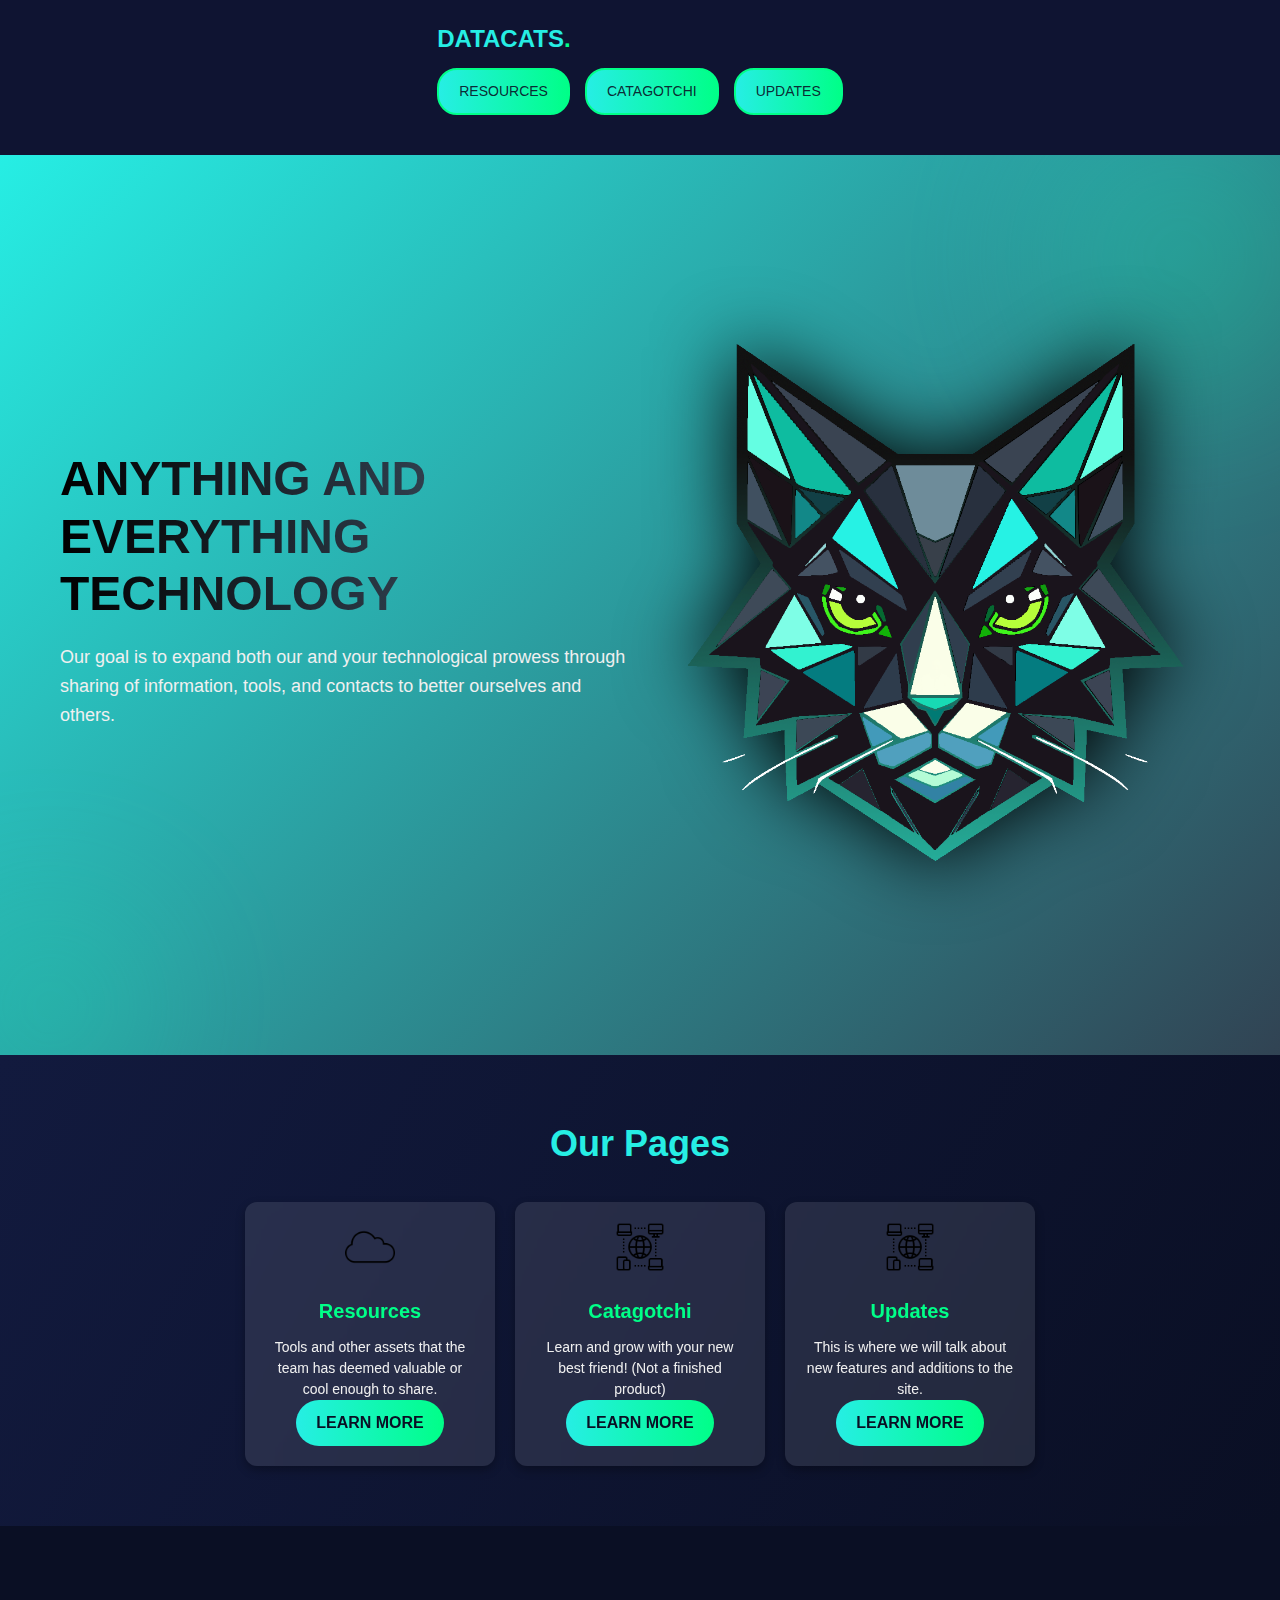
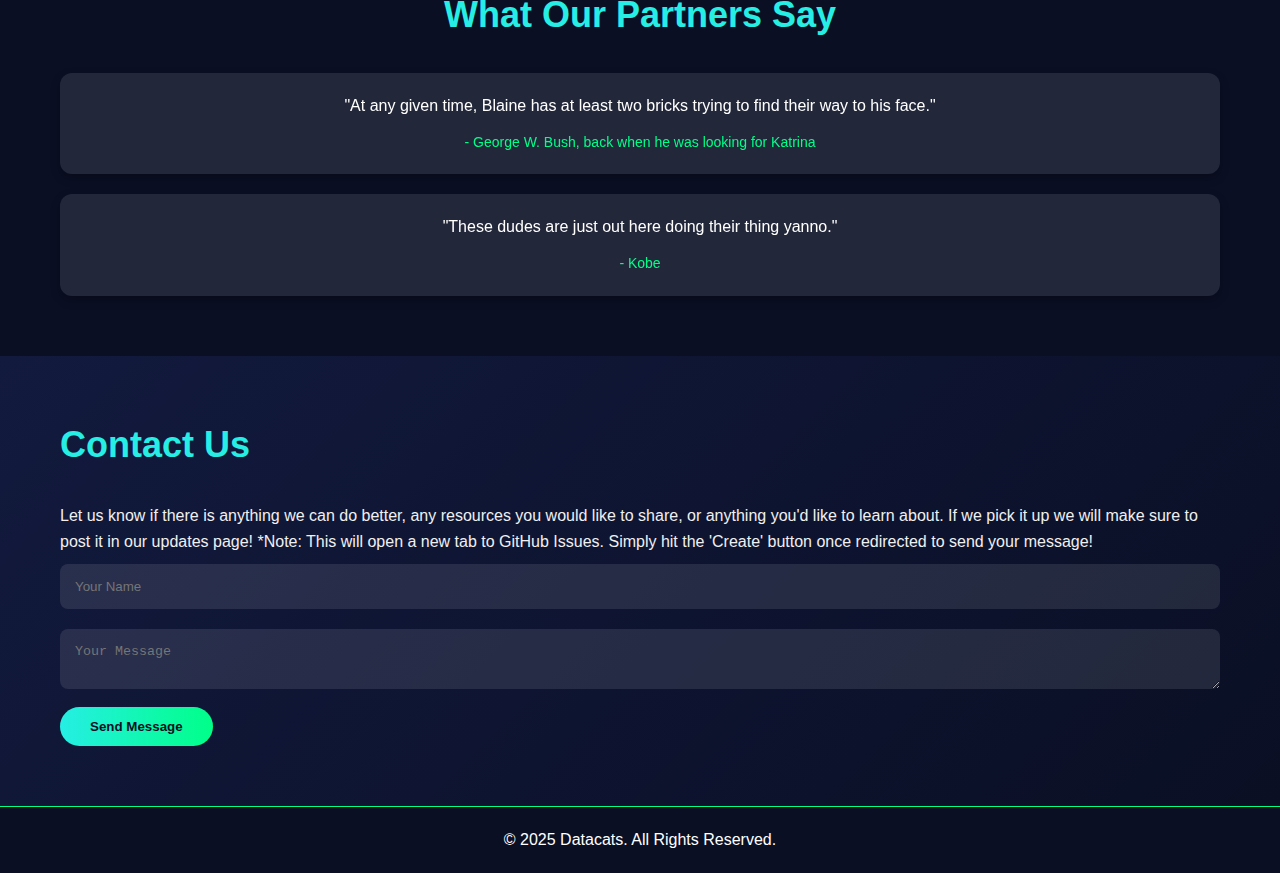
<file: index.html>
<!DOCTYPE html>
<html lang="en">
<head>
  <meta charset="UTF-8">
  <meta name="viewport" content="width=device-width, initial-scale=1.0">
  <title>Datacats - Modern MSP Services</title>
  <link rel="stylesheet" href="styles.css">
  <link rel="preconnect" href="https://fonts.googleapis.com">
  <link href="https://fonts.googleapis.com/css2?family=Roboto:wght@400;500;700&display=swap" rel="stylesheet">
</head>
<body>
  <!-- Header -->
  <header class="header">
    <div class="container">
      <!-- Logo -->
      <div class="logo">
        <a href="#">Datacats<span class="dot">.</span></a>
      </div>

    <!-- Hidden Cat Sprite -->
      <div class="cat-sprite">
        <img src="8bit-cat.gif" alt="8-bit Cat">
      </div>
      

      <!-- Additional Menu -->
      <div class="secondary-menu">
        <ul class="secondary-links">
          <li><a href="resources.html" class="btn-secondary">Resources</a></li>
          <li><a href="crt.html" class="btn-secondary">Catagotchi</a></li>
          <li><a href="updates.html" class="btn-secondary">Updates</a></li>
        </ul>
      </div>

      <!-- Mobile Menu Button -->
      <button class="menu-toggle" aria-label="Open Menu">
        <span class="bar"></span>
        <span class="bar"></span>
        <span class="bar"></span>
      </button>
    </div>
  </header>

  <!-- Hero Section -->
  <section class="hero">
    <div class="container hero-content">
      <div class="hero-text">
        <h1>Anything and Everything Technology</h1>
        <p>
          Our goal is to expand both our and your technological prowess through sharing of information, tools, and contacts to better ourselves and others.
        </p>
        
      </div>
      <div class="hero-graphic">
        <img src="DatacatsLogo.png" alt="Technology Illustration" />
      </div>
    </div>
  </section>

  <!-- Services Section -->
  <section id="services" class="services">
    <div class="container">
      <h2>Our Pages</h2>
      <div class="service-list">
        <div class="service-item">
          <img src="cloud.png" alt="Resources">
          <h3>Resources</h3>
          <p>Tools and other assets that the team has deemed valuable or cool enough to share.</p>
          <a href="resources.html" class="btn-service">Learn More</a>
        </div>
        <div class="service-item">
          <img src="network.png" alt="Catagotchi">
          <h3>Catagotchi</h3>
          <p>Learn and grow with your new best friend! (Not a finished product)</p>
          <a href="crt.html" class="btn-service">Learn More</a>
        </div>
        <div class="service-item">
          <img src="network.png" alt="Updates">
          <h3>Updates</h3>
          <p>This is where we will talk about new features and additions to the site.</p>
          <a href="updates.html" class="btn-service">Learn More</a>
        </div>
      </div>
    </div>
  </section>

  <!-- Testimonials Section -->
  <section id="testimonials" class="testimonials">
    <div class="container">
      <h2>What Our Partners Say</h2>
      <div class="testimonial-list">
        <div class="testimonial-item">
          <p>"At any given time, Blaine has at least two bricks trying to find their way to his face."</p>
          <span>- George W. Bush, back when he was looking for Katrina</span>
        </div>
        <div class="testimonial-item">
          <p>"These dudes are just out here doing their thing yanno."</p>
          <span>- Kobe</span>
        </div>
      </div>
    </div>
  </section>

  <!-- Contact Section -->
  <section id="contact" class="contact">
    <div class="container">
      <h2>Contact Us</h2>
        <p>Let us know if there is anything we can do better, any resources you would like to share, or anything you'd like to learn about. If we pick it up we will make sure to post it in our updates page! *Note: This will open a new tab to GitHub Issues. Simply hit the 'Create' button once redirected to send your message!</p>
      <form id="contact-form" class="contact-form">
        <input type="text" id="name" name="name" placeholder="Your Name" required>
        <textarea id="message" name="message" placeholder="Your Message" required></textarea>
        <button type="submit">Send Message</button>
      </form>
      <p id="form-response"></p> <!-- Displays submission status -->
    </div>
  </section>

  <!-- Footer -->
  <footer class="footer">
    <div class="container">
      <p>&copy; 2025 Datacats. All Rights Reserved.</p>
    </div>
  </footer>

  <script src="script.js"></script>
  <script src="contact.js"></script>
</body>
</html>
</file>
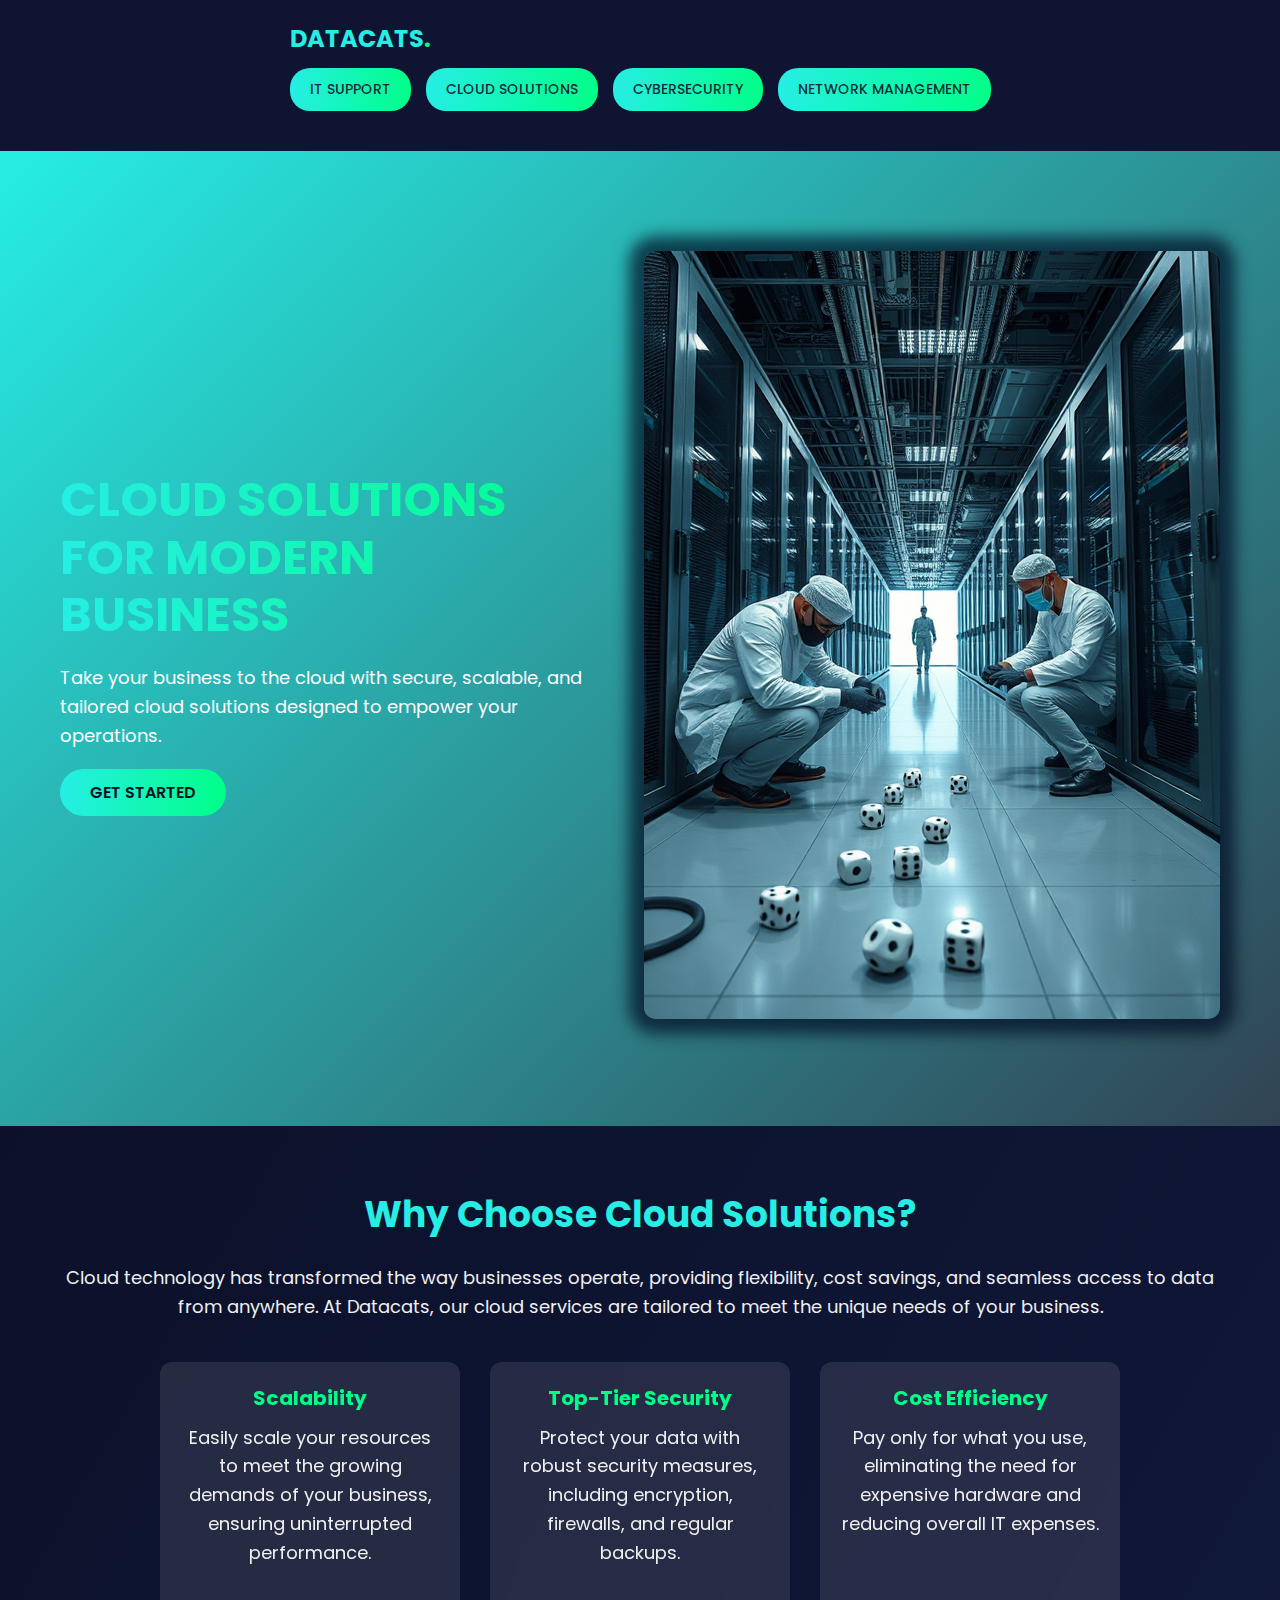
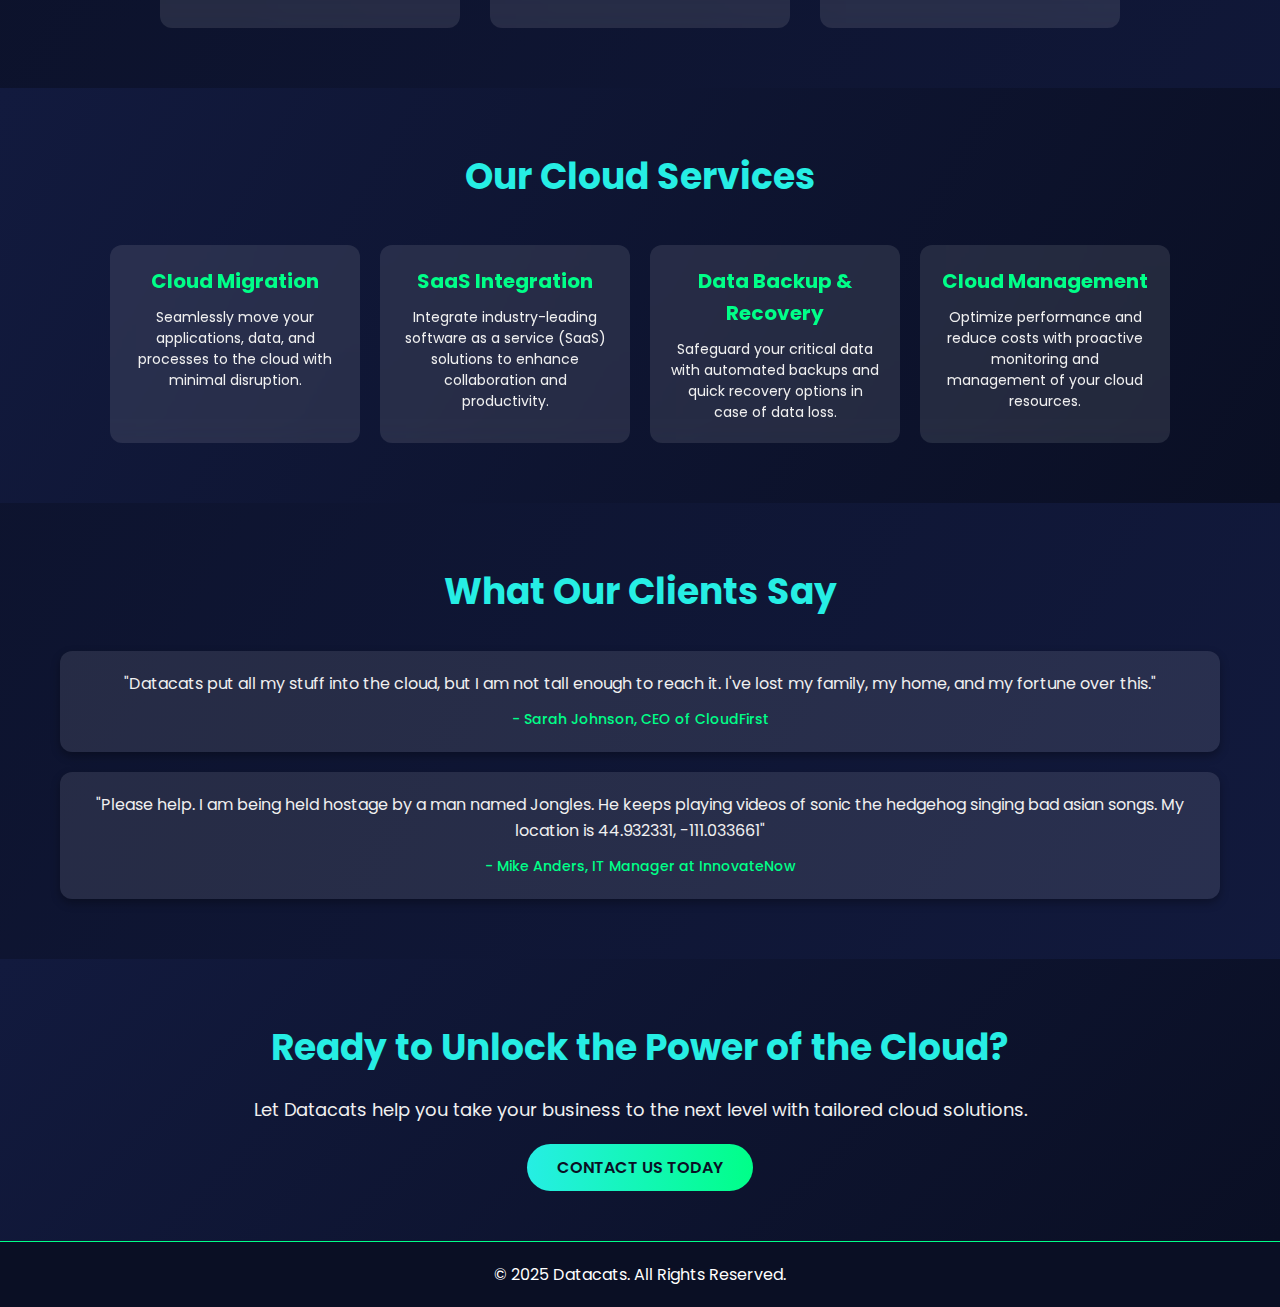
<file: cloud-solutions.html>
<!DOCTYPE html>
<html lang="en">
<head>
  <meta charset="UTF-8">
  <meta name="viewport" content="width=device-width, initial-scale=1.0">
  <title>Cloud Solutions - Datacats</title>
  <link rel="stylesheet" href="styles1.css">
  <link href="https://fonts.googleapis.com/css2?family=Poppins:wght@400;500;600;700&display=swap" rel="stylesheet">
</head>
<body>
  <!-- Header -->
  <header class="header">
    <div class="container">
      <div class="logo"><a href="index.html">Datacats<span>.</span></a></div>
      <!-- Additional Menu -->
        <div class="secondary-menu">
          <ul class="secondary-links">
            <li><a href="it-support.html" class="btn-secondary">IT Support</a></li>
            <li><a href="cloud-solutions.html" class="btn-secondary">Cloud Solutions</a></li>
            <li><a href="cybersecurity.html" class="btn-secondary">Cybersecurity</a></li>
            <li><a href="network-management.html" class="btn-secondary">Network Management</a></li>
          </ul>
        </div>
    </div>
  </header>

  <!-- Hero Section -->
  <section class="hero cloud-hero">
    <div class="container hero-grid">
      <div class="hero-text">
        <h1>Cloud Solutions for Modern Business</h1>
        <p>Take your business to the cloud with secure, scalable, and tailored cloud solutions designed to empower your operations.</p>
        <a href="index.html#contact" class="btn-primary">Get Started</a>
      </div>
      <div class="hero-image">
        <img src="cloud-solutions-hero.jpg" alt="Cloud Solutions Illustration">
      </div>
    </div>
  </section>

  <!-- Overview Section -->
  <section class="overview">
    <div class="container">
      <h2>Why Choose Cloud Solutions?</h2>
      <p>Cloud technology has transformed the way businesses operate, providing flexibility, cost savings, and seamless access to data from anywhere. At Datacats, our cloud services are tailored to meet the unique needs of your business.</p>
      <div class="features-grid">
        <div class="feature-item">
          <h3>Scalability</h3>
          <p>Easily scale your resources to meet the growing demands of your business, ensuring uninterrupted performance.</p>
        </div>
        <div class="feature-item">
          <h3>Top-Tier Security</h3>
          <p>Protect your data with robust security measures, including encryption, firewalls, and regular backups.</p>
        </div>
        <div class="feature-item">
          <h3>Cost Efficiency</h3>
          <p>Pay only for what you use, eliminating the need for expensive hardware and reducing overall IT expenses.</p>
        </div>
      </div>
    </div>
  </section>

  <!-- Detailed Services Section -->
  <section class="cloud-services">
    <div class="container">
      <h2>Our Cloud Services</h2>
      <div class="service-cards">
        <div class="service-card">
          <h3>Cloud Migration</h3>
          <p>Seamlessly move your applications, data, and processes to the cloud with minimal disruption.</p>
        </div>
        <div class="service-card">
          <h3>SaaS Integration</h3>
          <p>Integrate industry-leading software as a service (SaaS) solutions to enhance collaboration and productivity.</p>
        </div>
        <div class="service-card">
          <h3>Data Backup & Recovery</h3>
          <p>Safeguard your critical data with automated backups and quick recovery options in case of data loss.</p>
        </div>
        <div class="service-card">
          <h3>Cloud Management</h3>
          <p>Optimize performance and reduce costs with proactive monitoring and management of your cloud resources.</p>
        </div>
      </div>
    </div>
  </section>

  <!-- Testimonial Section -->
  <section class="testimonials">
    <div class="container">
      <h2>What Our Clients Say</h2>
      <div class="testimonial-list">
        <div class="testimonial-item">
          <p>"Datacats put all my stuff into the cloud, but I am not tall enough to reach it. I've lost my family, my home, and my fortune over this."</p>
          <span>- Sarah Johnson, CEO of CloudFirst</span>
        </div>
        <div class="testimonial-item">
          <p>"Please help. I am being held hostage by a man named Jongles. He keeps playing videos of sonic the hedgehog singing bad asian songs. My location is 44.932331, -111.033661"</p>
          <span>- Mike Anders, IT Manager at InnovateNow</span>
        </div>
      </div>
    </div>
  </section>

  <!-- Call-to-Action Section -->
  <section class="cta-section">
    <div class="container">
      <h2>Ready to Unlock the Power of the Cloud?</h2>
      <p>Let Datacats help you take your business to the next level with tailored cloud solutions.</p>
      <a href="index.html#contact" class="btn-primary">Contact Us Today</a>
    </div>
  </section>

  <!-- Footer -->
  <footer class="footer">
    <div class="container">
      <p>&copy; 2025 Datacats. All Rights Reserved.</p>
    </div>
  </footer>
</body>
</html>
</file>
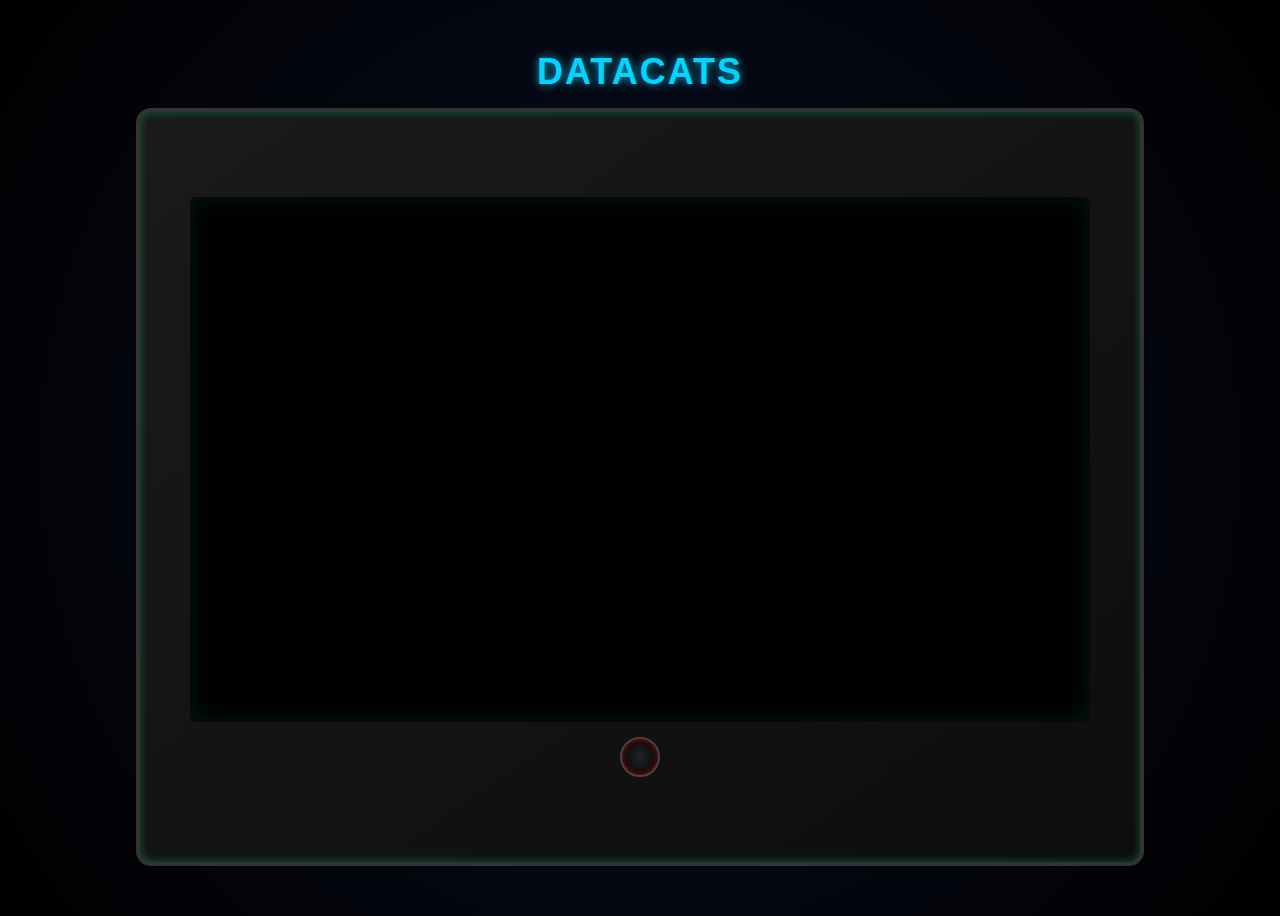
<file: crt.html>
<!DOCTYPE html>
<html lang="en">
<head>
  <meta charset="UTF-8">
  <meta name="viewport" content="width=device-width, initial-scale=1.0">
  <title>Retro CRT Computer</title>
  <link rel="stylesheet" href="crt.css">
</head>
  <body>

    <div class="crt-wrapper">
      <!-- Clickable Datacats Title -->
      <a href="index.html" class="datacats-title">DATACATS</a>

      <div class="crt-container">
        <div class="crt-screen">
          <div class="crt-static"></div> <!-- Static Effect -->
          <div class="crt-overlay"></div> <!-- Green Glow -->
          <div class="crt-filter"></div>  <!-- Green CRT Filter -->

          <!-- Happiness Bar (Top Right) -->
          <div class="happiness-container">
            <p>Happiness</p>
            <div class="happiness-bar">
              <div id="happiness-fill"></div>
            </div>
          </div>


          <!-- Game Buttons (Left Side) -->
          <div class="game-buttons">
            <button id="feed-button">🍖 Feed</button>
            <button id="play-button">🎾 Play</button>
            <button id="sleep-button">💤 Sleep</button>
          </div>
          
          <!-- Game Area -->
          <div class="game-container" id="game-container">
            <img src="BlackCat.gif" alt="Datacat" id="datacat" class="datacat">
          </div>

        </div>
        <button class="power-button" id="power-button"></button>
      </div>
    </div>

    <script src="game.js"></script>
    <script src="crt.js"></script>
  </body>

</html>
</file>
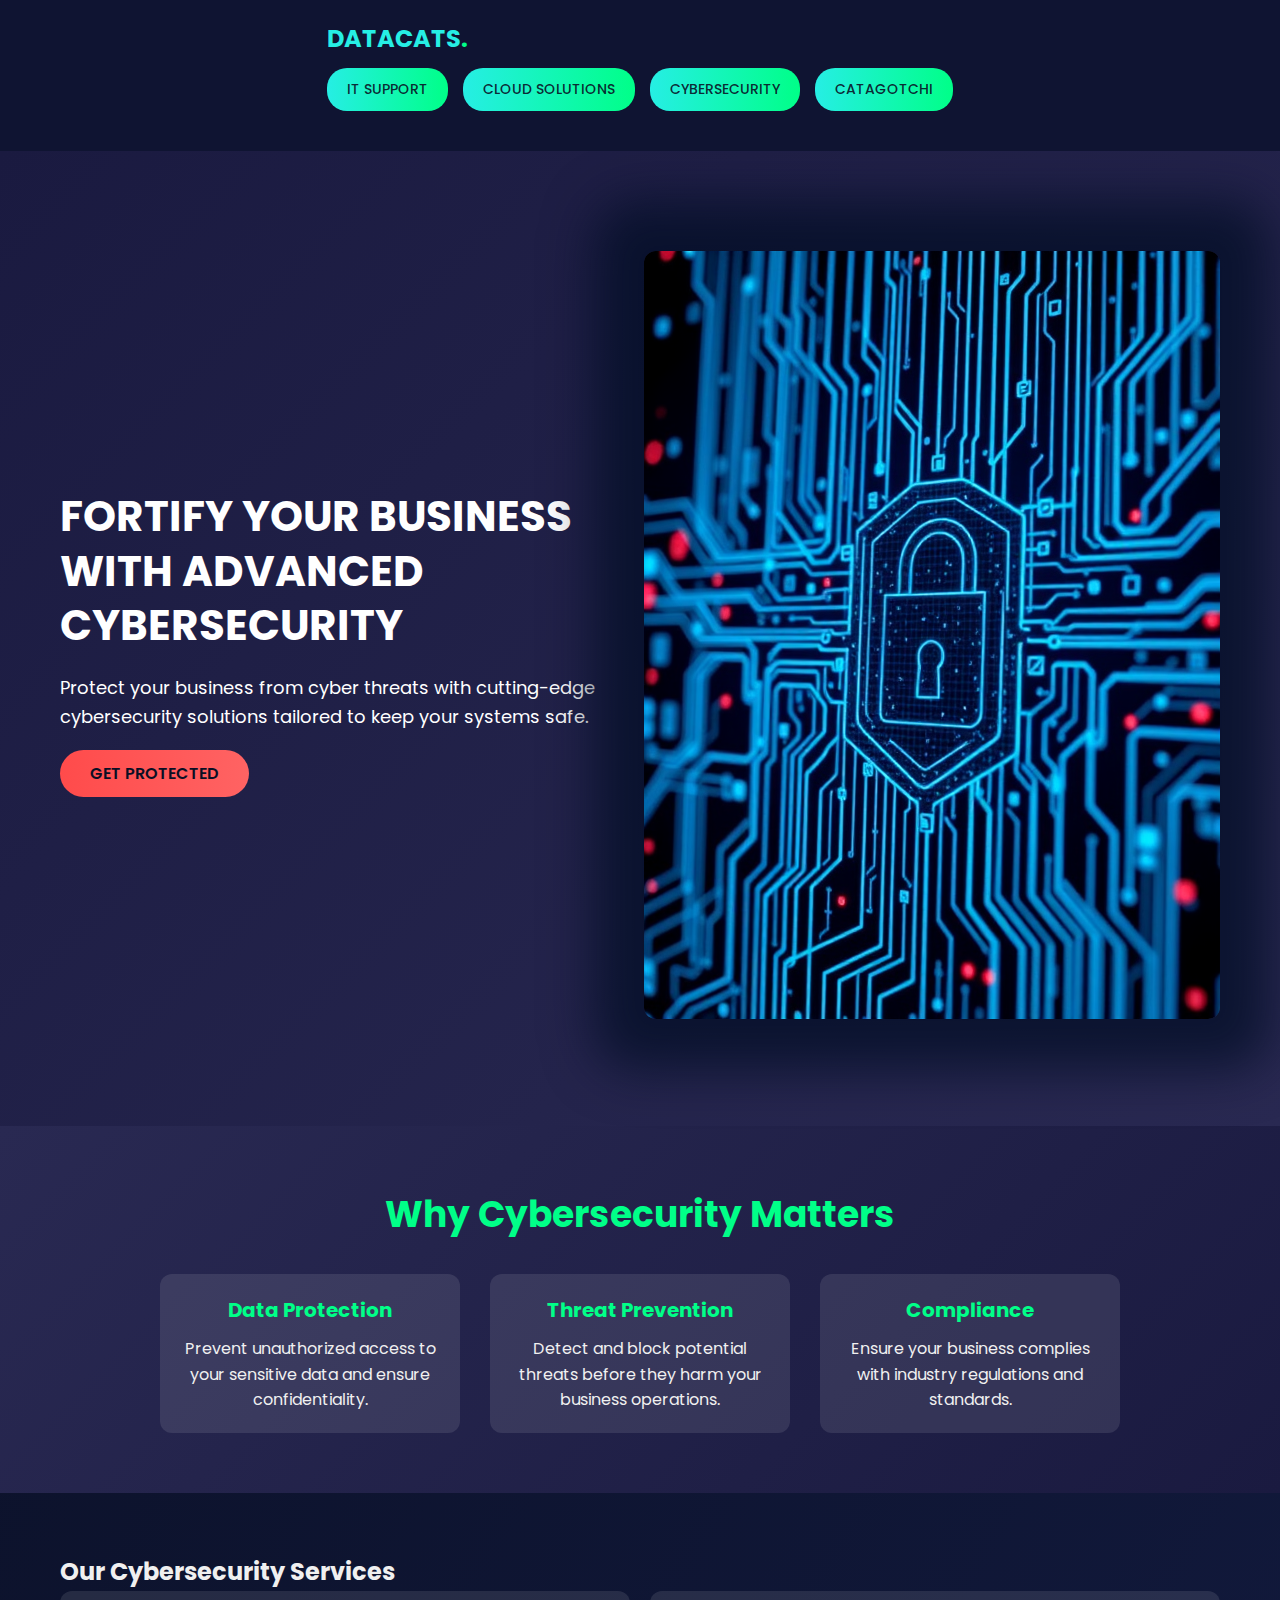
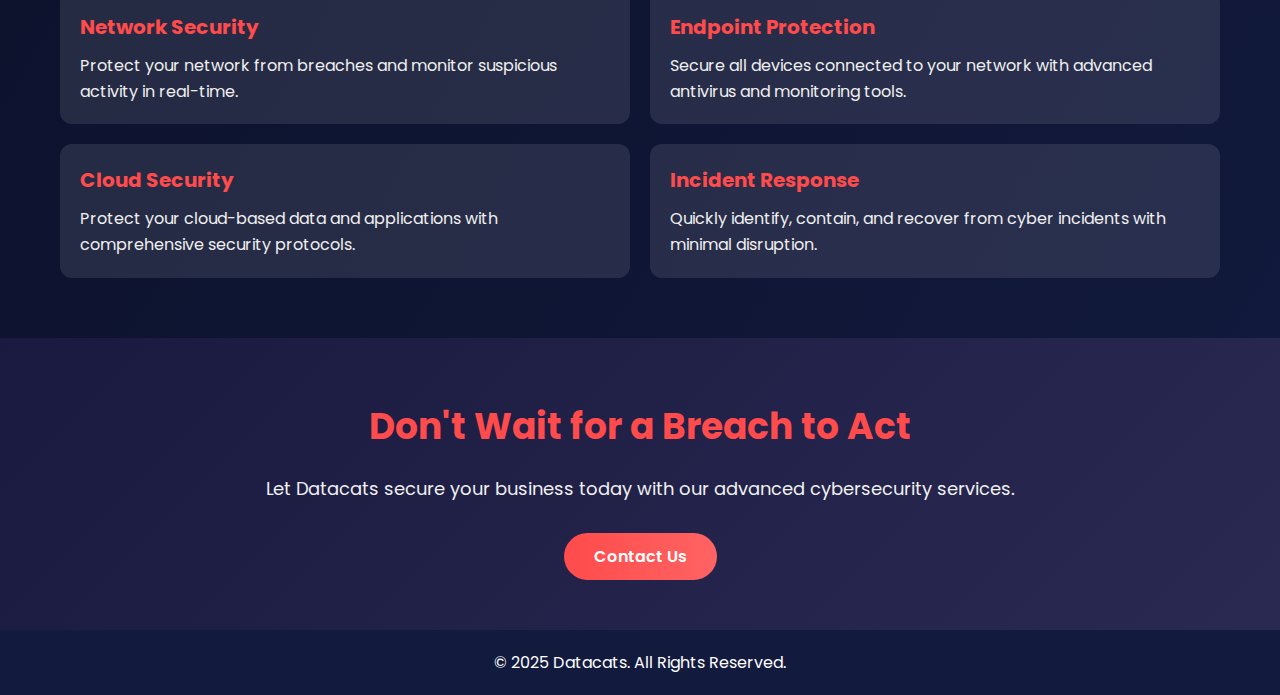
<file: cybersecurity.html>
<!DOCTYPE html>
<html lang="en">
<head>
  <meta charset="UTF-8">
  <meta name="viewport" content="width=device-width, initial-scale=1.0">
  <title>Cybersecurity - Datacats</title>
  <link rel="stylesheet" href="cybersecurity.css">
  <link href="https://fonts.googleapis.com/css2?family=Poppins:wght@400;500;600;700&display=swap" rel="stylesheet">
</head>
<body>
  <!-- Header -->
  <header class="header">
    <div class="container">
      <div class="logo"><a href="index.html">Datacats<span>.</span></a></div>
      <!-- Additional Menu -->
        <div class="secondary-menu">
          <ul class="secondary-links">
            <li><a href="it-support.html" class="btn-secondary">IT Support</a></li>
            <li><a href="cloud-solutions.html" class="btn-secondary">Cloud Solutions</a></li>
            <li><a href="cybersecurity.html" class="btn-secondary">Cybersecurity</a></li>
            <li><a href="crt.html" class="btn-secondary">Catagotchi</a></li>
          </ul>
        </div>
    </div>
  </header>

  <!-- Hero Section -->
  <section class="hero">
    <div class="container hero-grid">
      <div class="hero-content">
        <h1>Fortify Your Business with Advanced Cybersecurity</h1>
        <p>Protect your business from cyber threats with cutting-edge cybersecurity solutions tailored to keep your systems safe.</p>
        <a href="index.html#contact" class="btn-primary">Get Protected</a>
      </div>
      <div class="hero-image">
        <img src="cybersecurity-hero.jpg" alt="Cybersecurity Illustration">
      </div>
    </div>
  </section>

  <!-- Features Section -->
  <section class="features">
    <div class="container">
      <h2>Why Cybersecurity Matters</h2>
      <div class="features-grid">
        <div class="feature-item">
          <h3>Data Protection</h3>
          <p>Prevent unauthorized access to your sensitive data and ensure confidentiality.</p>
        </div>
        <div class="feature-item">
          <h3>Threat Prevention</h3>
          <p>Detect and block potential threats before they harm your business operations.</p>
        </div>
        <div class="feature-item">
          <h3>Compliance</h3>
          <p>Ensure your business complies with industry regulations and standards.</p>
        </div>
      </div>
    </div>
  </section>

  <!-- Detailed Services Section -->
  <section class="cyber-services">
    <div class="container">
      <h2>Our Cybersecurity Services</h2>
      <div class="services-grid">
        <div class="service-item">
          <h3>Network Security</h3>
          <p>Protect your network from breaches and monitor suspicious activity in real-time.</p>
        </div>
        <div class="service-item">
          <h3>Endpoint Protection</h3>
          <p>Secure all devices connected to your network with advanced antivirus and monitoring tools.</p>
        </div>
        <div class="service-item">
          <h3>Cloud Security</h3>
          <p>Protect your cloud-based data and applications with comprehensive security protocols.</p>
        </div>
        <div class="service-item">
          <h3>Incident Response</h3>
          <p>Quickly identify, contain, and recover from cyber incidents with minimal disruption.</p>
        </div>
      </div>
    </div>
  </section>

  <!-- Call-to-Action Section -->
  <section class="cta-section">
    <div class="container">
      <h2>Don't Wait for a Breach to Act</h2>
      <p>Let Datacats secure your business today with our advanced cybersecurity services.</p>
      <a href="index.html#contact" class="btn-primary">Contact Us</a>
    </div>
  </section>

  <!-- Footer -->
  <footer class="footer">
    <div class="container">
      <p>&copy; 2025 Datacats. All Rights Reserved.</p>
    </div>
  </footer>
</body>
</html>
</file>
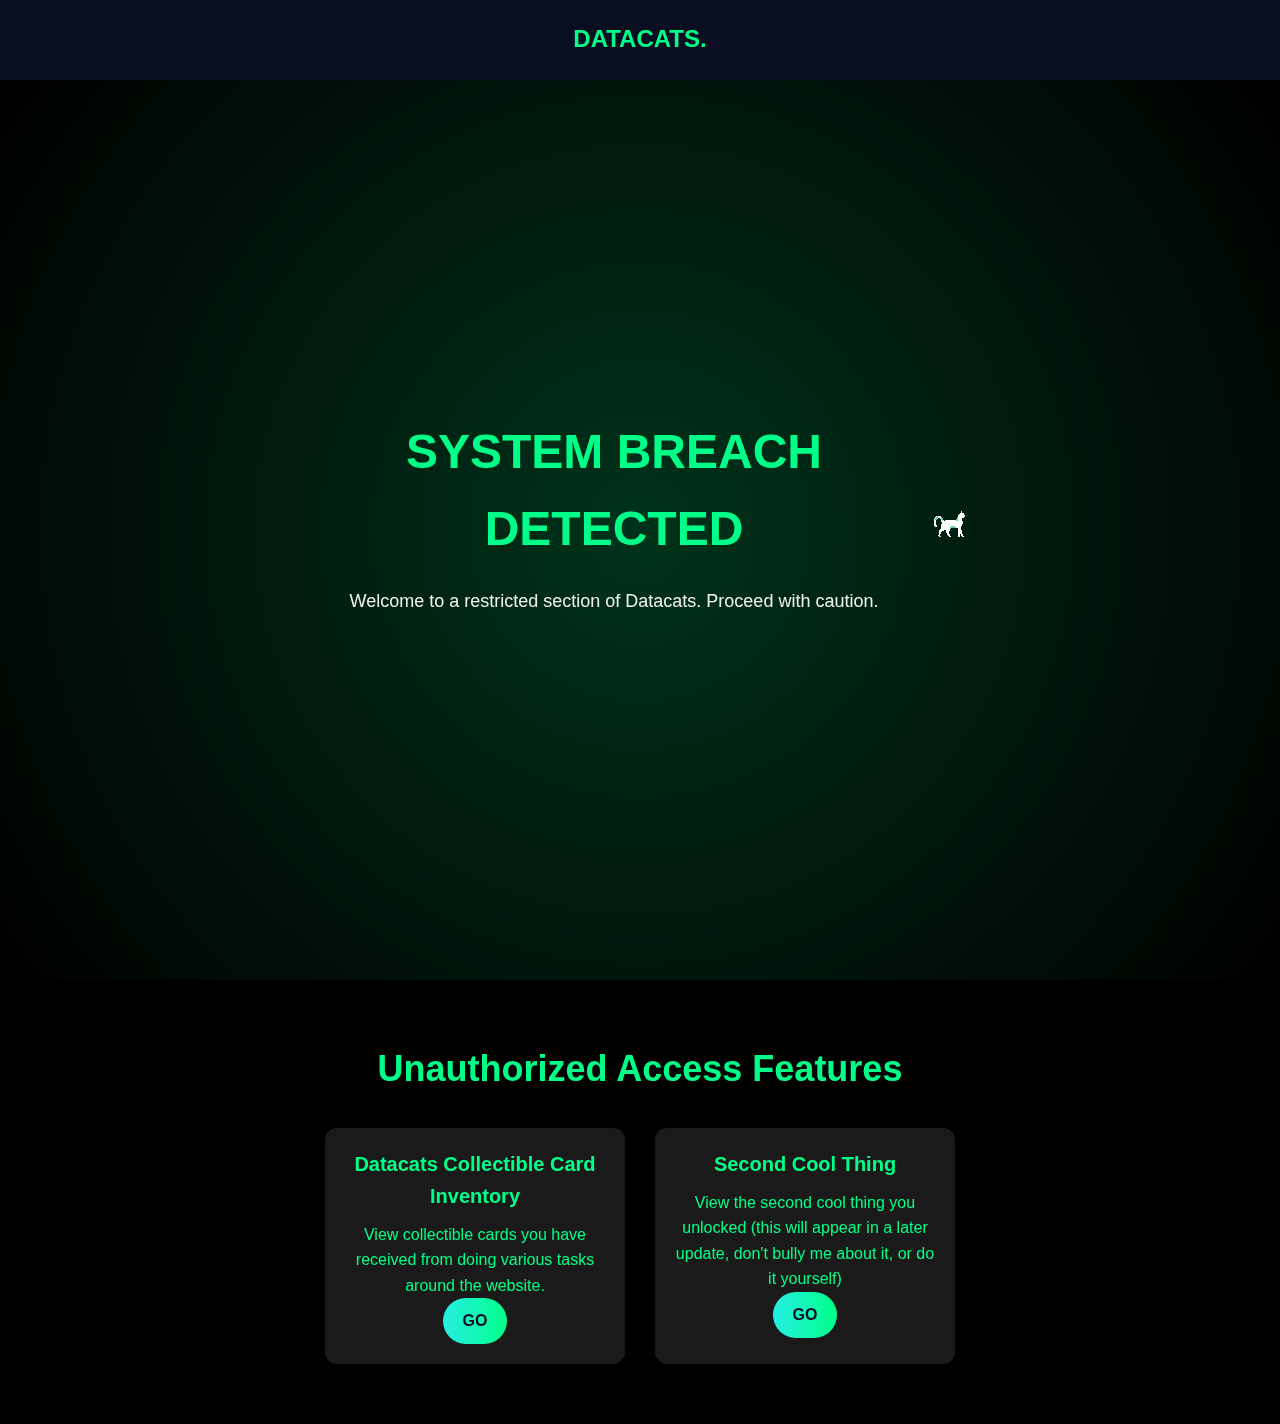
<file: hiddenpage.html>
<!DOCTYPE html>
<html lang="en">
<head>
  <meta charset="UTF-8">
  <meta name="viewport" content="width=device-width, initial-scale=1.0">
  <title>Hidden Page</title>
  <link rel="stylesheet" href="hiddenpage.css">
</head>
<body>
  <!-- Matrix Effect Background -->
  <canvas id="matrixCanvas"></canvas>

  <!-- Header (Same as Cybersecurity Page) -->
  <header class="header">
    <div class="container">
      <div class="logo">
        <a href="index.html">Datacats<span class="dot">.</span></a>
      </div>
    </div>
  </header>

  <!-- Cybersecurity-Style Hero Section -->
  <section class="hero">
    <div class="container hero-content">
      <div class="hero-text">
        <h1>System Breach Detected</h1>
        <p>Welcome to a restricted section of Datacats. Proceed with caution.</p>
        <div class="hero-cta">
        </div>
      </div>
      <div class="hero-graphic">
        <img src="8bit-cat.gif" alt="Hacker Cat">
      </div>
    </div>
  </section>

  <!-- Services Section (Like Cybersecurity Page) -->
  <section class="services">
    <div class="container">
      <h2>Unauthorized Access Features</h2>
      <div class="services-grid">
        <div class="service-card">
          <h3>Datacats Collectible Card Inventory</h3>
          <p>View collectible cards you have received from doing various tasks around the website.</p><a href="inventory.html" class="btn-service">GO</a>
        </div>
        <div class="service-card">
          <h3>Second Cool Thing</h3>
          <p>View the second cool thing you unlocked (this will appear in a later update, don't bully me about it, or do it yourself)</p><a href="Secondcoolthing.html" class="btn-service">GO</a>
        </div>
      </div>
    </div>
  </section>

  <!-- JavaScript for Matrix Effect -->
  <script src="hiddenpage.js"></script>
</body>
</html>
</file>
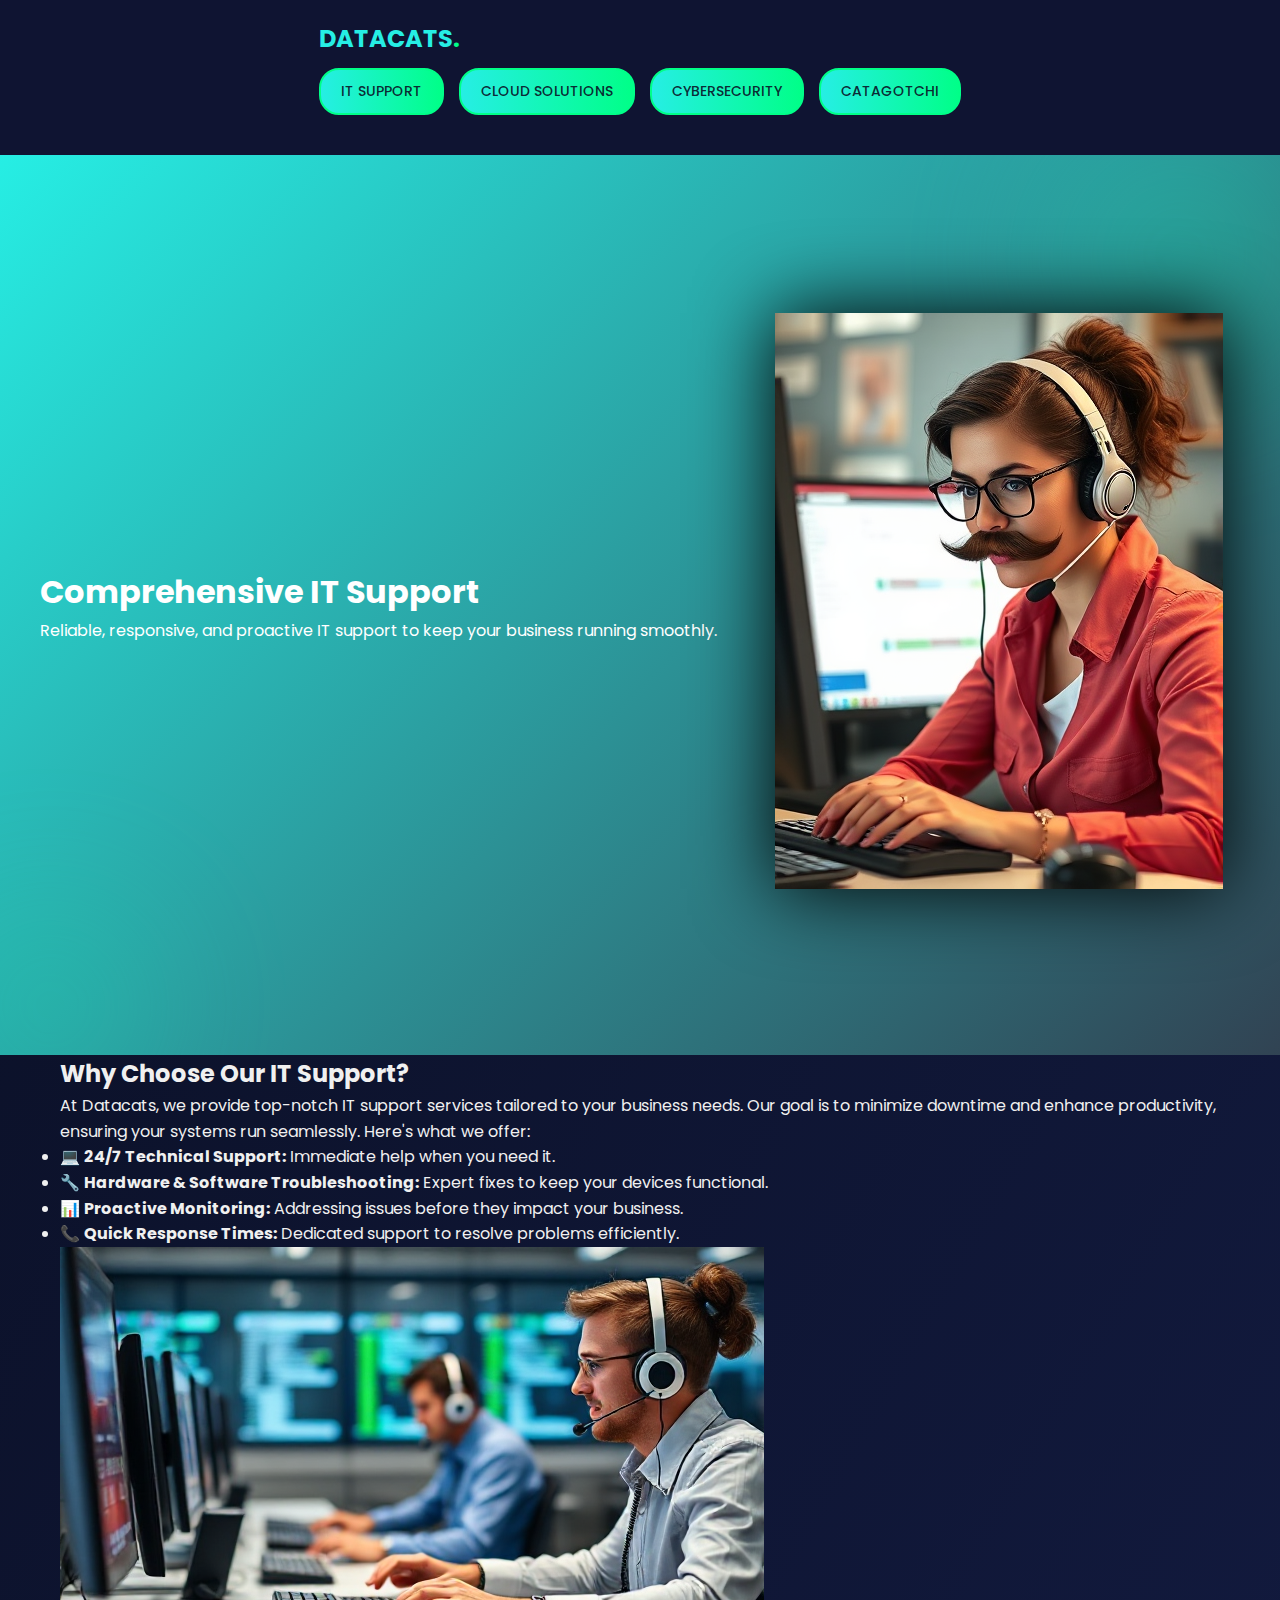
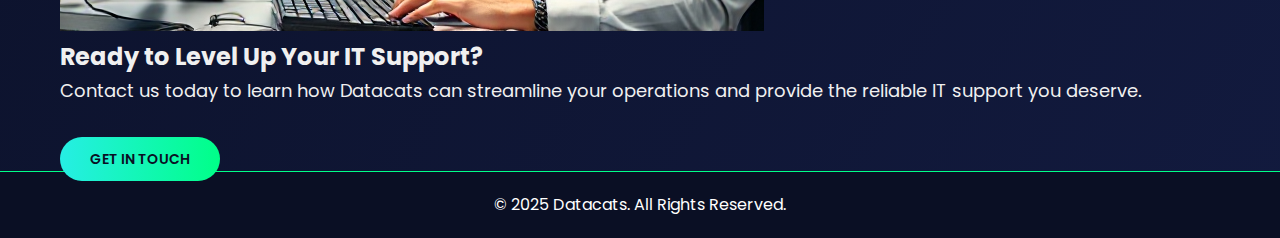
<file: it-support.html>
<!DOCTYPE html>
<html lang="en">
<head>
  <meta charset="UTF-8">
  <meta name="viewport" content="width=device-width, initial-scale=1.0">
  <title>IT Support - Datacats</title>
  <link rel="stylesheet" href="styles.css">
  <link href="https://fonts.googleapis.com/css2?family=Poppins:wght@400;500;600;700&display=swap" rel="stylesheet">
</head>
<body>
  <!-- Header -->
  <header class="header">
    <div class="container">
      <div class="logo"><a href="index.html">Datacats<span>.</span></a></div>
      <!-- Additional Menu -->
        <div class="secondary-menu">
          <ul class="secondary-links">
            <li><a href="it-support.html" class="btn-secondary">IT Support</a></li>
            <li><a href="cloud-solutions.html" class="btn-secondary">Cloud Solutions</a></li>
            <li><a href="cybersecurity.html" class="btn-secondary">Cybersecurity</a></li>
            <li><a href="crt.html" class="btn-secondary">Catagotchi</a></li>
          </ul>
        </div>
    </div>
  </header>

  <!-- Hero Section -->
  <section class="hero">
    <div class="container">
      <h1>Comprehensive IT Support</h1>
      <p>Reliable, responsive, and proactive IT support to keep your business running smoothly.</p>
    </div>
    <div class="hero-graphic">
      <img src="hero-graphic2.jpg" alt="Technology Illustration" />
    </div>
  </section>

  <!-- IT Support Content -->
  <section class="service-details">
    <div class="container">
      <div class="content-grid">
        <div class="text-content">
          <h2>Why Choose Our IT Support?</h2>
          <p>
            At Datacats, we provide top-notch IT support services tailored to your business needs. Our goal is to minimize downtime and enhance productivity, ensuring your systems run seamlessly. Here's what we offer:
          </p>
          <ul>
            <li>💻 <strong>24/7 Technical Support:</strong> Immediate help when you need it.</li>
            <li>🔧 <strong>Hardware & Software Troubleshooting:</strong> Expert fixes to keep your devices functional.</li>
            <li>📊 <strong>Proactive Monitoring:</strong> Addressing issues before they impact your business.</li>
            <li>📞 <strong>Quick Response Times:</strong> Dedicated support to resolve problems efficiently.</li>
          </ul>
        </div>
        <div class="image-content">
          <img src="help-desk.jpg" alt="IT Support Illustration">
        </div>
      </div>
    </div>
  </section>

  <!-- Call-to-Action Section -->
  <section class="cta-section">
    <div class="container">
      <h2>Ready to Level Up Your IT Support?</h2>
      <p>Contact us today to learn how Datacats can streamline your operations and provide the reliable IT support you deserve.</p>
      <p> </p>
      <a href="index.html#contact" class="btn-primary">Get in Touch</a>
    </div>
  </section>

  <!-- Footer -->
  <footer class="footer">
    <div class="container">
      <p>&copy; 2025 Datacats. All Rights Reserved.</p>
    </div>
  </footer>
</body>
</html>
</file>
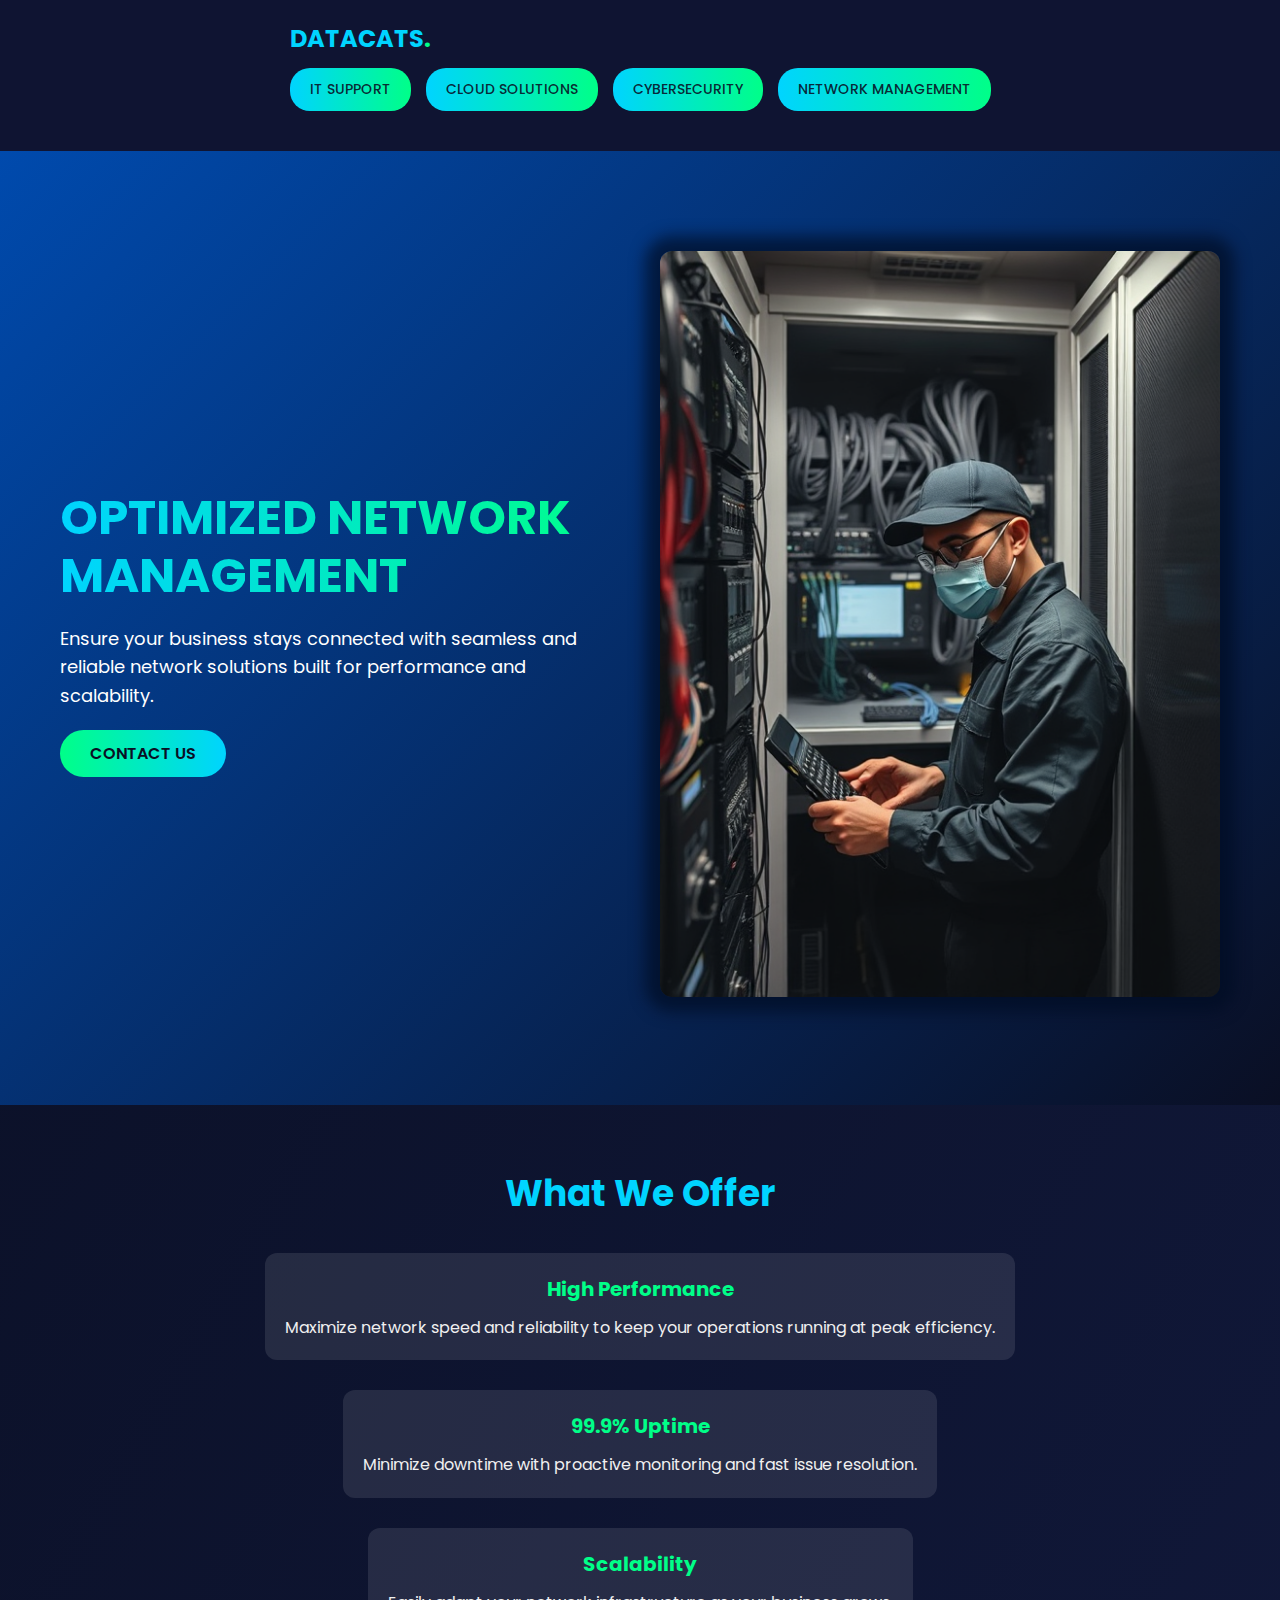
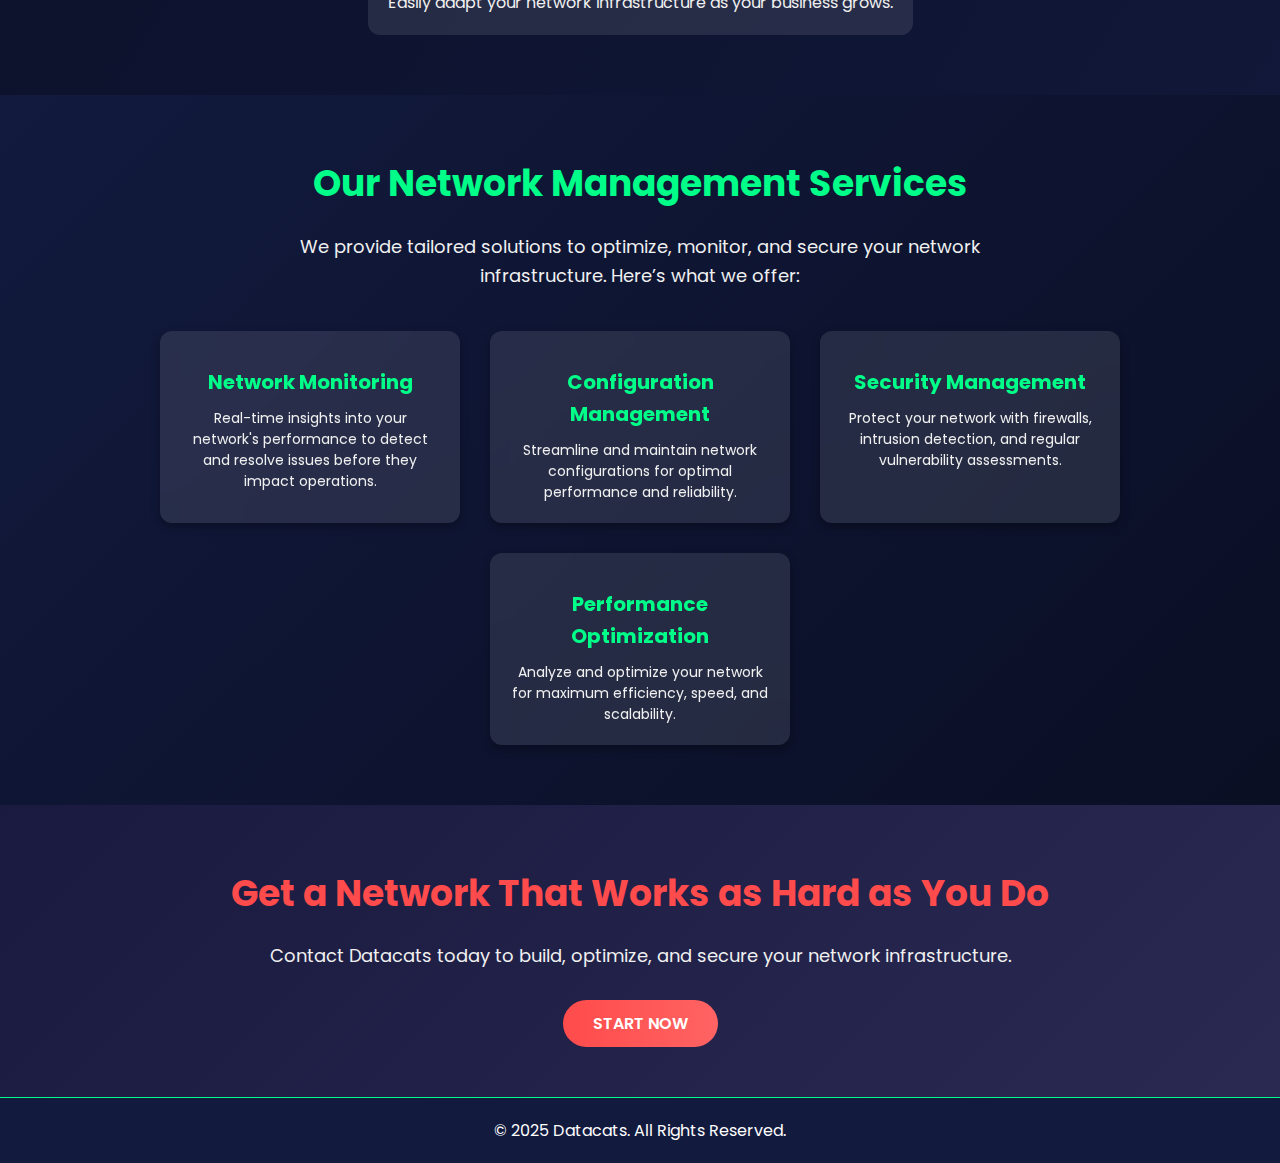
<file: network-management.html>
<!DOCTYPE html>
<html lang="en">
<head>
  <meta charset="UTF-8">
  <meta name="viewport" content="width=device-width, initial-scale=1.0">
  <title>Network Management - Datacats</title>
  <link rel="stylesheet" href="network-management.css">
  <link href="https://fonts.googleapis.com/css2?family=Poppins:wght@400;500;600;700&display=swap" rel="stylesheet">
</head>
<body>
  <!-- Header -->
  <header class="header">
    <div class="container">
      <div class="logo"><a href="index.html">Datacats<span>.</span></a></div>
      <!-- Additional Menu -->
        <div class="secondary-menu">
          <ul class="secondary-links">
            <li><a href="it-support.html" class="btn-secondary">IT Support</a></li>
            <li><a href="cloud-solutions.html" class="btn-secondary">Cloud Solutions</a></li>
            <li><a href="cybersecurity.html" class="btn-secondary">Cybersecurity</a></li>
            <li><a href="network-management.html" class="btn-secondary">Network Management</a></li>
          </ul>
        </div>
    </div>
  </header>

  <!-- Hero Section -->
  <section class="hero">
    <div class="container hero-content">
      <div class="hero-text">
        <h1>Optimized Network Management</h1>
        <p>Ensure your business stays connected with seamless and reliable network solutions built for performance and scalability.</p>
        <a href="index.html#contact" class="btn-primary">Contact Us</a>
      </div>
      <div class="hero-animation">
        <div class="network-circle"></div>
        <img src="network-management-hero.jpg" alt="Network Management Illustration" class="hero-image">
      </div>
    </div>
  </section>

  <!-- Features Section -->
  <section class="features">
    <div class="container">
      <h2>What We Offer</h2>
      <div class="features-grid">
        <div class="feature-item">
          <div class="icon-container">
          </div>
          <h3>High Performance</h3>
          <p>Maximize network speed and reliability to keep your operations running at peak efficiency.</p>
        </div>
        <div class="feature-item">
          <div class="icon-container">
          </div>
          <h3>99.9% Uptime</h3>
          <p>Minimize downtime with proactive monitoring and fast issue resolution.</p>
        </div>
        <div class="feature-item">
          <div class="icon-container">
          </div>
          <h3>Scalability</h3>
          <p>Easily adapt your network infrastructure as your business grows.</p>
        </div>
      </div>
    </div>
  </section>

  <!-- Services Section -->
  <section class="network-services">
    <div class="container">
      <h2>Our Network Management Services</h2>
      <p class="services-intro">
        We provide tailored solutions to optimize, monitor, and secure your network infrastructure. Here’s what we offer:
      </p>
      <div class="services-grid">
        <div class="service-card">
          <div class="service-icon">
          </div>
          <h3>Network Monitoring</h3>
          <p>Real-time insights into your network's performance to detect and resolve issues before they impact operations.</p>
        </div>
        <div class="service-card">
          <div class="service-icon">
          </div>
          <h3>Configuration Management</h3>
          <p>Streamline and maintain network configurations for optimal performance and reliability.</p>
        </div>
        <div class="service-card">
          <div class="service-icon">
          </div>
          <h3>Security Management</h3>
          <p>Protect your network with firewalls, intrusion detection, and regular vulnerability assessments.</p>
        </div>
        <div class="service-card">
          <div class="service-icon">
          </div>
          <h3>Performance Optimization</h3>
          <p>Analyze and optimize your network for maximum efficiency, speed, and scalability.</p>
        </div>
      </div>
    </div>
  </section>


  <!-- Call-to-Action Section -->
  <section class="cta-section">
    <div class="container">
      <h2>Get a Network That Works as Hard as You Do</h2>
      <p>Contact Datacats today to build, optimize, and secure your network infrastructure.</p>
      <a href="index.html#contact" class="btn-primary">Start Now</a>
    </div>
  </section>

  <!-- Footer -->
  <footer class="footer">
    <div class="container">
      <p>&copy; 2025 Datacats. All Rights Reserved.</p>
    </div>
  </footer>
</body>
</html>
</file>
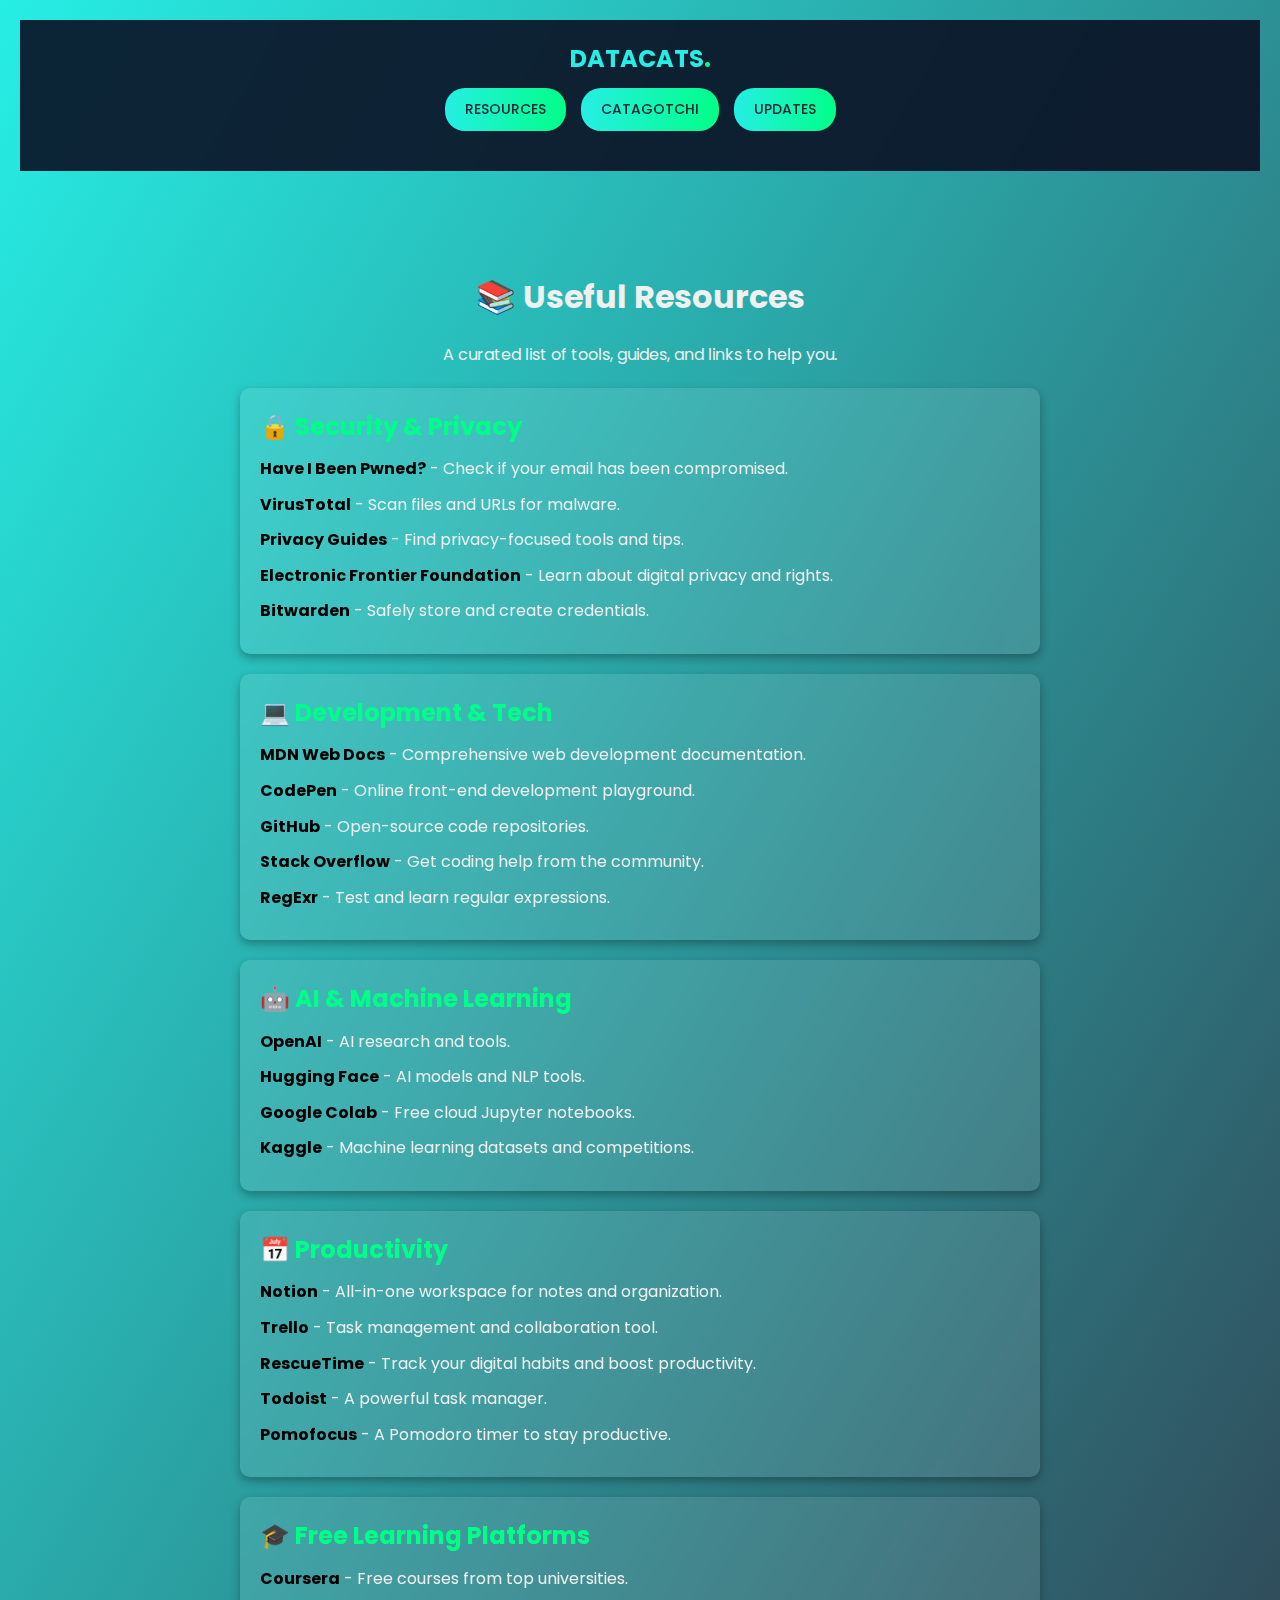
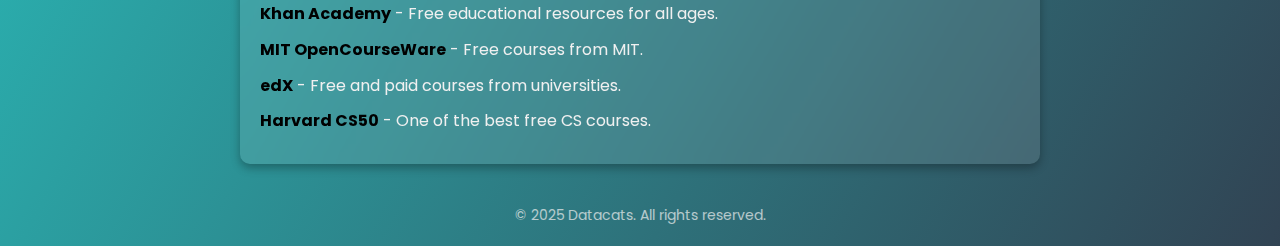
<file: resources.html>
<!DOCTYPE html>
<html lang="en">
<head>
  <meta charset="UTF-8">
  <meta name="viewport" content="width=device-width, initial-scale=1.0">
  <title>Resources - Datacats</title>
  <link rel="stylesheet" href="resources.css">
  <link href="https://fonts.googleapis.com/css2?family=Poppins:wght@400;500;600;700&display=swap" rel="stylesheet">
</head>
<body>

   <header class="header">
    <div class="container">
      <div class="logo"><a href="index.html">Datacats<span>.</span></a></div>
      <div class="secondary-menu">
        <ul class="secondary-links">
          <li><a href="resources.html" class="btn-secondary">Resources</a></li>
          <li><a href="crt.html" class="btn-secondary">Catagotchi</a></li>
          <li><a href="updates.html" class="btn-secondary">Updates</a></li>
        </ul>
      </div>
    </div>
  </header>

  <main class="resources-container">
    <h1 class="resources-title">📚 Useful Resources</h1>
    <p class="resources-subtitle">A curated list of tools, guides, and links to help you.</p>

    <!-- Security Tools -->
    <section class="resource-category">
      <h2>🔒 Security & Privacy</h2>
      <ul>
        <li><a href="https://haveibeenpwned.com" target="_blank">Have I Been Pwned?</a> - Check if your email has been compromised.</li>
        <li><a href="https://www.virustotal.com" target="_blank">VirusTotal</a> - Scan files and URLs for malware.</li>
        <li><a href="https://privacyguides.org" target="_blank">Privacy Guides</a> - Find privacy-focused tools and tips.</li>
        <li><a href="https://www.eff.org/" target="_blank">Electronic Frontier Foundation</a> - Learn about digital privacy and rights.</li>
        <li><a href="https://bitwarden.com/" target="_blank">Bitwarden</a> - Safely store and create credentials.</li>
      </ul>
    </section>

    <!-- Development Tools -->
    <section class="resource-category">
      <h2>💻 Development & Tech</h2>
      <ul>
        <li><a href="https://developer.mozilla.org/en-US/" target="_blank">MDN Web Docs</a> - Comprehensive web development documentation.</li>
        <li><a href="https://codepen.io/" target="_blank">CodePen</a> - Online front-end development playground.</li>
        <li><a href="https://github.com/" target="_blank">GitHub</a> - Open-source code repositories.</li>
        <li><a href="https://stackoverflow.com/" target="_blank">Stack Overflow</a> - Get coding help from the community.</li>
        <li><a href="https://regexr.com/" target="_blank">RegExr</a> - Test and learn regular expressions.</li>
      </ul>
    </section>

    <!-- AI & Machine Learning -->
    <section class="resource-category">
      <h2>🤖 AI & Machine Learning</h2>
      <ul>
        <li><a href="https://openai.com/research" target="_blank">OpenAI</a> - AI research and tools.</li>
        <li><a href="https://huggingface.co/" target="_blank">Hugging Face</a> - AI models and NLP tools.</li>
        <li><a href="https://colab.research.google.com/" target="_blank">Google Colab</a> - Free cloud Jupyter notebooks.</li>
        <li><a href="https://www.kaggle.com/" target="_blank">Kaggle</a> - Machine learning datasets and competitions.</li>
      </ul>
    </section>

    <!-- Productivity Tools -->
    <section class="resource-category">
      <h2>📅 Productivity</h2>
      <ul>
        <li><a href="https://notion.so/" target="_blank">Notion</a> - All-in-one workspace for notes and organization.</li>
        <li><a href="https://www.trello.com/" target="_blank">Trello</a> - Task management and collaboration tool.</li>
        <li><a href="https://www.rescuetime.com/" target="_blank">RescueTime</a> - Track your digital habits and boost productivity.</li>
        <li><a href="https://todoist.com/" target="_blank">Todoist</a> - A powerful task manager.</li>
        <li><a href="https://pomofocus.io/" target="_blank">Pomofocus</a> - A Pomodoro timer to stay productive.</li>
      </ul>
    </section>

    <!-- Free Learning Resources -->
    <section class="resource-category">
      <h2>🎓 Free Learning Platforms</h2>
      <ul>
        <li><a href="https://www.coursera.org/" target="_blank">Coursera</a> - Free courses from top universities.</li>
        <li><a href="https://www.khanacademy.org/" target="_blank">Khan Academy</a> - Free educational resources for all ages.</li>
        <li><a href="https://ocw.mit.edu/" target="_blank">MIT OpenCourseWare</a> - Free courses from MIT.</li>
        <li><a href="https://edx.org/" target="_blank">edX</a> - Free and paid courses from universities.</li>
        <li><a href="https://cs50.harvard.edu/" target="_blank">Harvard CS50</a> - One of the best free CS courses.</li>
      </ul>
    </section>

  </main>

  <footer>
    <p>© 2025 Datacats. All rights reserved.</p>
  </footer>

</body>
</html>
</file>
<file: crt.css>
/* Wrapper for Datacats & CRT */
.crt-wrapper {
  display: flex;
  flex-direction: column;
  align-items: center;
  justify-content: center;
  gap: 15px; /* Space between text & CRT */
}

/* Clickable Datacats Title */
.datacats-title {
  font-size: 36px;
  font-weight: bold;
  text-transform: uppercase;
  color: #00d4ff;
  text-shadow: 0px 0px 10px rgba(0, 212, 255, 0.8);
  font-family: "Poppins", sans-serif;
  letter-spacing: 2px;
  text-decoration: none;
  transition: transform 0.2s ease, text-shadow 0.3s ease;
}

/* Hover Effect for Datacats */
.datacats-title:hover {
  transform: scale(1.1);
  text-shadow: 0px 0px 15px rgba(0, 212, 255, 1);
}

/* Adjust for Mobile */
@media screen and (max-width: 768px) {
  .crt-wrapper {
    gap: 10px;
  }

  .datacats-title {
    font-size: 28px;
  }
}

/* Fullscreen Centered CRT */
body {
  display: flex;
  align-items: center;
  justify-content: center;
  height: 100vh;
  background: radial-gradient(circle, #0a0f24, #000);
  overflow: hidden;
}

/* CRT Monitor */
.crt-container {
  position: relative;
  width: 1000px;
  height: 750px;
  background: linear-gradient(145deg, #1a1a1a, #0d0d0d);
  border-radius: 15px;
  box-shadow: inset 0 0 10px rgba(0, 255, 136, 0.3);
  border: 4px solid #333;
  display: flex;
  align-items: center;
  justify-content: center;
  flex-direction: column;
}

/* CRT Screen */
.crt-screen {
  width: 90%;
  height: 70%;
  background: #000;
  border-radius: 5px;
  overflow: hidden;
  position: relative;
  display: flex;
  align-items: center;
  justify-content: center;
  box-shadow: inset 0 0 25px rgba(0, 255, 136, 0.1);
}

/* Green Glow Effect */
.crt-overlay {
  position: absolute;
  width: 100%;
  height: 100%;
  background: radial-gradient(circle, rgba(0, 255, 136, 0.1), rgba(0, 0, 0, 0.9));
  pointer-events: none;
  opacity: 0;
  transition: opacity 0.5s ease-in-out;
}

/* CRT Text */
.crt-text {
  font-family: "Courier New", monospace;
  font-size: 18px;
  color: rgba(0, 255, 136, 0.3);
  text-align: center;
  opacity: 0;
  transition: opacity 1s ease-in-out;
}

/* Power Button */
.power-button {
  width: 40px;
  height: 40px;
  background: radial-gradient(circle, #222, #000);
  border: 2px solid #444;
  border-radius: 50%;
  margin-top: 15px;
  cursor: pointer;
  box-shadow: inset 0 0 5px rgba(255, 0, 0, 0.7);
  transition: box-shadow 0.2s ease-in-out, background 0.3s ease;
  animation: blink-red 1.5s infinite alternate; /* 🔴 Slow blinking effect */
}

/* 🔴 Blinking Red Effect When Off */
@keyframes blink-red {
  0% { box-shadow: inset 0 0 5px rgba(255, 0, 0, 0.7); }
  100% { box-shadow: inset 0 0 12px rgba(255, 0, 0, 1); }
}

/* 🟢 Green Glow When Powered On */
.crt-active .power-button {
  box-shadow: inset 0 0 12px rgba(0, 255, 0, 1);
  background: radial-gradient(circle, #00ff00, #007700);
  animation: none; /* Stops the red blinking */
}


.power-button:active {
  box-shadow: inset 0 0 10px rgba(255, 0, 0, 1);
}

/* Active CRT (Powered On) */
.crt-active .crt-overlay {
  opacity: 1;
}

.crt-active .crt-text {
  opacity: 1;
  color: rgba(0, 255, 136, 1);
}

/* Game Area Inside CRT */
.game-container {
  position: absolute;
  width: 100%;
  height: 100%;
  display: flex;
  flex-direction: column;
  align-items: center;
  justify-content: center;
  background: url('living-room.png') no-repeat center;
  background-size: cover;
  opacity: 0; /* Hidden until powered on */
  transition: opacity 0.5s ease-in-out;
}

/* Show Game When CRT is Active */
.crt-active .game-container {
  opacity: 1;
}

/* 8-bit Cat */
.datacat {
  width: 80px;
  height: auto;
  image-rendering: pixelated;
}

/* Hide Happiness Bar When CRT is Off */
.happiness-container {
  position: absolute;
  top: 10px;
  right: 5px;
  display: flex;
  flex-direction: column;
  align-items: center;
  background: rgba(0, 0, 0, 0.5);
  padding: 2.5px 5px;
  border-radius: 2.5px;
  font-family: "Courier New", monospace;
  font-size: 12px;
  color: #00ff88;
  opacity: 0; /* Hidden by default */
  z-index: 2; /* Ensure it's on top of the background */
  transition: opacity 0.5s ease-in-out;
}

/* Show Happiness Bar When CRT is On */
.crt-active .happiness-container {
  opacity: 1;
}


/* Happiness Bar */
.happiness-bar {
  width: 60px;
  height: 10px;
  background: rgba(255, 255, 255, 0.1);
  border-radius: 5px;
  margin-top: 5px;
  overflow: hidden;
  border: 1px solid #00ff88;
}

/* Filling Animation */
#happiness-fill {
  height: 100%;
  width: 50%; /* Default: 50% filled */
  background: linear-gradient(90deg, #ff0000, #ffcc00, #00ff00);
  transition: width 0.3s ease-in-out;
}


/* Positioning Game Buttons to the Left */
.game-buttons {
  position: absolute;
  left: 5px;
  top: 20%;
  transform: translateY(-50%);
  display: flex;
  flex-direction: column;
  gap: 10px;
}

.game-buttons button {
  padding: 8px 6px;
  font-size: 14px;
  font-weight: bold;
  border: none;
  cursor: pointer;
  background: #222;
  color: #00ff88;
  border-radius: 5px;
  transition: transform 0.2s ease;
  text-align: left;
}

.game-buttons button:hover {
  transform: scale(1.1);
  background: #00ff88;
  color: #222;
}

/* Ensure Game UI is Visible */
.game-buttons,
#happiness-text {
  position: absolute;
  z-index: 2; /* Bring UI elements to the front */
  opacity: 0; /* Hidden by default */
  transition: opacity 0.5s ease-in-out;
}

/* Show Buttons & Happiness When CRT is On */
.crt-active .game-buttons,
.crt-active #happiness-text {
  opacity: 1;
}

/* Background Image (Living Room) */
.game-container {
  position: absolute;
  width: 100%;
  height: 100%;
  background: url('living-room.png') no-repeat center;
  background-size: cover;
  z-index: 1; /* Keep background behind UI */
}

/* 8-bit Moving Cat */
.datacat {
  position: absolute;
  width: 80px;
  height: auto;
  image-rendering: pixelated;
  bottom: 2%; /* 80% of the way down */
  right: -100px; /* Start off-screen */
  animation: moveCat 10s linear forwards;
}

/* Keyframes for Movement */
@keyframes moveCat {
  0% { right: -100px; } /* Start off-screen */
  100% { right: 32%; transform: translateX(50%); } /* Stop near the middle */
}
</file>
<file: styles.css>
/* General Reset */
* {
  margin: 0;
  padding: 0;
  box-sizing: border-box;
}
body {
  font-family: 'Poppins', sans-serif;
  background: linear-gradient(120deg, #0a0f24, #121a3e);
  color: #f0f0f0;
  line-height: 1.6;
  scroll-behavior: smooth;
}
.container {
  max-width: 1200px;
  margin: 0 auto;
  padding: 0 20px;
}

/* Header */
.header {
  display: flex;
  align-items: center;
  justify-content: space-between;
  padding: 20px 0;
  background: rgba(10, 15, 36, 0.9);
  backdrop-filter: blur(10px);
  position: sticky;
  top: 0;
  z-index: 100;
  transition: all 0.3s ease;
}

.header:hover {
  background: rgba(15, 20, 50, 1); /* Slightly darker background on hover */
}


.logo a {
  font-size: 24px;
  font-weight: 700;
  text-transform: uppercase;
  color: #26eee4;
  text-decoration: none;
  transition: transform 0.3s ease, color 0.3s ease;
}

.logo a span {
  color: #00ff88; /* Accent color for the period */
}

.logo a:hover {
  color: #00ff88;
  transform: rotate(5deg) scale(1.1); /* Playful hover effect */
}

/* Cat Sprite Styling */
.cat-sprite {
  position: fixed;
  bottom: 0;
  left: -100px; /* Start off-screen */
  z-index: 9999;
  display: none; /* Initially hidden */
}

.cat-sprite img {
  width: 31px; /* Size of the cat sprite */
  height: auto;
}

/* Make the cat walk slower */
.cat-sprite {
  animation: walk-across 20s linear; /* Adjust duration here (e.g., 10s, 15s) */
}

/* Sliding Page Transition */
body {
  transition: transform 1s ease; /* Smooth slide effect */
}

body.slide-out {
  transform: translateX(-100%); /* Slide the page to the left */
}

/* Cat Animation */
@keyframes walk-across {
  0% {
    left: -100px; /* Start off-screen to the left */
  }
  100% {
    left: 110%; /* Walk off-screen to the right */
  }
}

/* Secondary Menu */
.secondary-menu {
  text-align: center;
  margin-bottom: 10px; /* Offset from the main menu */
}

/* Secondary Menu */

.secondary-links {
  list-style: none;
  display: flex;
  justify-content: center;
  gap: 15px;
  margin: 0;
  padding: 10px 0;
}

.secondary-links a {
  display: inline-block;
  padding: 10px 20px;
  font-size: 14px;
  font-weight: 500;
  text-transform: uppercase;
  text-decoration: none;
  background: linear-gradient(90deg, #26eee4, #00ff88);
  color:  rgba(10, 15, 36, 0.9);
  border-radius: 20px;
  transition: transform 0.3s ease, box-shadow 0.3s ease;
}

.secondary-links a:hover {
  transform: scale(1.05);
  box-shadow: 0 8px 20px rgba(0, 255, 136, 0.5);
}

.secondary-links a:active {
  transform: scale(0.95);
}

/* Responsive Design */
@media screen and (max-width: 768px) {
  .secondary-menu {
    margin-bottom: 20px;
  }

  .secondary-links {
    flex-direction: column; /* Stack links vertically on smaller screens */
    gap: 10px;
  }

  .secondary-links a {
    width: 100%;
    text-align: center;
  }
}


.nav {
  display: flex;
}

.nav-links {
  list-style: none;
  display: flex;
  gap: 20px;
}

.nav-links li {
  position: relative;
}

.nav-links a {
  color: #f0f0f0;
  text-decoration: none;
  font-weight: 500;
  font-size: 16px;
  transition: color 0.3s ease;
}

.nav-links a:hover {
  color: #00ff88;
}

/* Underline effect on hover */
.nav-links a::after {
  content: '';
  position: absolute;
  bottom: -5px;
  left: 0;
  width: 0;
  height: 2px;
  background: #00ff88;
  transition: width 0.3s ease;
}

.nav-links a:hover::after {
  width: 100%;
}

.cta {
  background: linear-gradient(90deg, #26eee4, #121a3e);
  color: #0a0f24;
  padding: 8px 15px;
  border-radius: 20px;
  font-weight: 600;
  text-transform: uppercase;
  transition: box-shadow 0.3s ease, transform 0.3s ease;
}

.cta:hover {
  box-shadow: 0 8px 20px rgba(0, 255, 136, 0.4);
  transform: scale(1.1);
}

/* Mobile Menu Button */
.menu-toggle {
  display: none;
  flex-direction: column;
  gap: 4px;
  cursor: pointer;
  background: none;
  border: none;
  outline: none;
}

.menu-toggle .bar {
  display: block;
  width: 25px;
  height: 3px;
  background: #f0f0f0;
  border-radius: 2px;
}

/* Responsive Design */
@media screen and (max-width: 768px) {
  .nav {
    display: none;
    position: absolute;
    top: 70px;
    right: 20px;
    background: rgba(10, 15, 36, 0.95);
    backdrop-filter: blur(10px);
    padding: 20px;
    border-radius: 10px;
    box-shadow: 0 8px 20px rgba(0, 0, 0, 0.5);
    flex-direction: column;
    gap: 15px;
  }

  .nav.active {
    display: flex;
  }

  .menu-toggle {
    display: flex;
  }
}


/* Hero Section */
.hero {
  display: flex;
  align-items: center;
  justify-content: center;
  min-height: 100vh;
  padding: 100px 20px;
  background: linear-gradient(135deg, #26eee4, #314353);
  color: white;
  position: relative;
  overflow: hidden;
}

.hero::before {
  content: '';
  position: absolute;
  top: -50px;
  right: -50px;
  width: 300px;
  height: 300px;
  background: linear-gradient(135deg, #26eee4, #00ff88);
  opacity: 0.2;
  border-radius: 50%;
  filter: blur(80px);
}

.hero::after {
  content: '';
  position: absolute;
  bottom: -50px;
  left: -50px;
  width: 200px;
  height: 200px;
  background: linear-gradient(135deg, #00ff88, #26eee4);
  opacity: 0.2;
  border-radius: 50%;
  filter: blur(80px);
}

.hero-content {
  display: flex;
  flex-wrap: wrap;
  align-items: center;
  justify-content: space-between;
  gap: 20px;
  z-index: 2;
  position: relative;
}

.hero-text {
  flex: 1;
  max-width: 600px;
}

.hero-text h1 {
  font-size: 48px;
  font-weight: 700;
  line-height: 1.2;
  margin-bottom: 20px;
  text-transform: uppercase;
  background: linear-gradient(90deg, #000000, #496278);
  -webkit-background-clip: text;
  -webkit-text-fill-color: transparent;
}

.hero-text p {
  font-size: 18px;
  margin-bottom: 30px;
  color: #f0f0f0;
}

.hero-cta {
  display: flex;
  gap: 15px;
}

.btn-primary {
  padding: 12px 30px;
  background: linear-gradient(90deg, #26eee4, #00ff88);
  color: #0a0f24;
  font-weight: 600;
  border: none;
  border-radius: 30px;
  cursor: pointer;
  text-transform: uppercase;
  font-size: 14px;
  transition: transform 0.3s ease, box-shadow 0.3s ease;
  text-decoration: none;
}

.btn-primary:hover {
  transform: scale(1.1);
  box-shadow: 0 8px 20px rgba(0, 255, 136, 0.5);
}

.btn-secondary {
  padding: 12px 30px;
  border: 2px solid #00ff88;
  background: transparent;
  color: white;
  font-weight: 600;
  border-radius: 30px;
  cursor: pointer;
  text-transform: uppercase;
  font-size: 14px;
  transition: background 0.3s ease, color 0.3s ease, transform 0.3s ease;
  text-decoration: none;
}

.btn-secondary:hover {
  background: rgba(255, 255, 255, 0.1);
  color: #00ff88;
  transform: scale(1.05);
}

.hero-graphic {
  flex: 1;
  text-align: center;
}

.hero-graphic img {
  max-width: 100%;
  height: auto;
  filter: drop-shadow(0px 0px 40px rgba(0,0,0)); /* Neon glow effect */
  animation: float 5s ease-in-out infinite;
}

@keyframes float {
  0%, 100% {
    transform: translateY(0);
  }
  50% {
    transform: translateY(-20px);
  }
}


/* Services Section */
.services {
  padding: 60px 20px;
  background: linear-gradient(120deg, #121a3e, #0a0f24);
  text-align: center;
}
.services h2 {
  font-size: 36px;
  font-weight: 700;
  margin-bottom: 30px;
  color: #26eee4;
}
.services .service-list {
  display: flex;
  justify-content: center;
  gap: 20px;
  flex-wrap: wrap;
}
.services .service-item {
  background: rgba(255, 255, 255, 0.1);
  backdrop-filter: blur(8px);
  border-radius: 12px;
  padding: 20px;
  width: 250px;
  text-align: center;
  color: #f0f0f0;
  box-shadow: 0 4px 10px rgba(0, 0, 0, 0.3);
  transition: transform 0.3s ease, box-shadow 0.3s ease;
}
.services .service-item:hover {
  transform: translateY(-10px);
  box-shadow: 0 8px 20px rgba(0, 255, 136, 0.4);
}
.services .service-item img {
  width: 50px;
  margin-bottom: 15px;
}
.services .service-item h3 {
  font-size: 20px;
  color: #00ff88;
  margin-bottom: 10px;
}
.services .service-item p {
  font-size: 14px;
  line-height: 1.5;
}

.btn-service {
  display: inline-block;
  padding: 10px 20px;
  background: linear-gradient(90deg, #26eee4, #00ff88);
  color: #0a0f24;
  font-weight: 600;
  text-transform: uppercase;
  text-decoration: none;
  border-radius: 30px;
  transition: transform 0.3s ease, box-shadow 0.3s ease;
}

.btn-service:hover {
  transform: scale(1.05);
  box-shadow: 0 8px 20px rgba(0, 255, 136, 0.5);
}

/* Testimonials Section */
.testimonials {
  padding: 60px 20px;
  background: #0a0f24;
  text-align: center;
}
.testimonials h2 {
  font-size: 36px;
  font-weight: 700;
  margin-bottom: 30px;
  color: #26eee4;
}
.testimonials .testimonial-list {
  display: flex;
  flex-direction: column;
  gap: 20px;
}
.testimonials .testimonial-item {
  background: rgba(255, 255, 255, 0.1);
  backdrop-filter: blur(8px);
  padding: 20px;
  border-radius: 12px;
  color: white;
  box-shadow: 0 4px 10px rgba(0, 0, 0, 0.3);
}
.testimonials .testimonial-item p {
  font-size: 16px;
  margin-bottom: 10px;
}
.testimonials .testimonial-item span {
  font-size: 14px;
  font-weight: 500;
  color: #00ff88;
}

/* Contact Section */
.contact {
  padding: 60px 20px;
  background: linear-gradient(135deg, #121a3e, #0a0f24);
}
.contact h2 {
  font-size: 36px;
  font-weight: 700;
  margin-bottom: 30px;
  color: #26eee4;
}
.contact-form input, .contact-form textarea {
  width: 100%;
  padding: 15px;
  margin: 10px 0;
  border: none;
  border-radius: 8px;
  background: rgba(255, 255, 255, 0.1);
  color: white;
}
.contact-form button {
  padding: 12px 30px;
  background: linear-gradient(90deg, #26eee4, #00ff88);
  color: #0a0f24;
  border: none;
  border-radius: 30px;
  cursor: pointer;
  font-weight: 600;
  transition: transform 0.3s ease, box-shadow 0.3s ease;
}
.contact-form button:hover {
  transform: scale(1.1);
  box-shadow: 0 8px 20px rgba(0, 255, 136, 0.5);
}

.cta-section p {
  font-size: 18px;
  margin-bottom: 40px; /* Adds extra space below the paragraph */
}


/* Footer */
.footer {
  text-align: center;
  background: #0a0f24;
  color: white;
  padding: 20px;
  border-top: 1px solid #00ff88;
}
</file>
<file: styles1.css>
/* General Reset */
* {
  margin: 0;
  padding: 0;
  box-sizing: border-box;
}

body {
  font-family: 'Poppins', sans-serif;
  background: linear-gradient(120deg, #0a0f24, #121a3e);
  color: #f0f0f0;
  line-height: 1.6;
  scroll-behavior: smooth;
}
.container {
  max-width: 1200px;
  margin: 0 auto;
  padding: 0 20px;
}

/* Header */
.header {
  display: flex;
  align-items: center;
  justify-content: space-between;
  padding: 20px 0;
  background: rgba(10, 15, 36, 0.9);
  backdrop-filter: blur(10px);
  position: sticky;
  top: 0;
  z-index: 100;
  transition: all 0.3s ease;
}

.header:hover {
  background: rgba(15, 20, 50, 1); /* Slightly darker background on hover */
}

.logo a {
  font-size: 24px;
  font-weight: 700;
  text-transform: uppercase;
  color: #26eee4;
  text-decoration: none;
  transition: transform 0.3s ease, color 0.3s ease;
}

.logo a span {
  color: #00ff88; /* Accent color for the period */
}

.logo a:hover {
  color: #00ff88;
  transform: rotate(5deg) scale(1.1); /* Playful hover effect */
}

/* Secondary Menu */
.secondary-menu {
  text-align: center;
  margin-bottom: 10px; /* Offset from the main menu */
}

/* Secondary Menu */

.secondary-links {
  list-style: none;
  display: flex;
  justify-content: center;
  gap: 15px;
  margin: 0;
  padding: 10px 0;
}

.secondary-links a {
  display: inline-block;
  padding: 10px 20px;
  font-size: 14px;
  font-weight: 500;
  text-transform: uppercase;
  text-decoration: none;
  background: linear-gradient(90deg, #26eee4, #00ff88);
  color:  rgba(10, 15, 36, 0.9);
  border-radius: 20px;
  transition: transform 0.3s ease, box-shadow 0.3s ease;
}

.secondary-links a:hover {
  transform: scale(1.05);
  box-shadow: 0 8px 20px rgba(0, 255, 136, 0.5);
}

.secondary-links a:active {
  transform: scale(0.95);
}

/* Responsive Design */
@media screen and (max-width: 768px) {
  .secondary-menu {
    margin-bottom: 20px;
  }

  .secondary-links {
    flex-direction: column; /* Stack links vertically on smaller screens */
    gap: 10px;
  }

  .secondary-links a {
    width: 100%;
    text-align: center;
  }
}


.nav {
  display: flex;
}

.nav-links {
  list-style: none;
  display: flex;
  gap: 20px;
}

.nav-links li {
  position: relative;
}

.nav-links a {
  color: #f0f0f0;
  text-decoration: none;
  font-weight: 500;
  font-size: 16px;
  transition: color 0.3s ease;
}

.nav-links a:hover {
  color: #00ff88;
}

/* Underline effect on hover */
.nav-links a::after {
  content: '';
  position: absolute;
  bottom: -5px;
  left: 0;
  width: 0;
  height: 2px;
  background: #00ff88;
  transition: width 0.3s ease;
}

.nav-links a:hover::after {
  width: 100%;
}

.cta {
  background: linear-gradient(90deg, #26eee4, #121a3e);
  color: #0a0f24;
  padding: 8px 15px;
  border-radius: 20px;
  font-weight: 600;
  text-transform: uppercase;
  transition: box-shadow 0.3s ease, transform 0.3s ease;
}

.cta:hover {
  box-shadow: 0 8px 20px rgba(0, 255, 136, 0.4);
  transform: scale(1.1);
}

/* Mobile Menu Button */
.menu-toggle {
  display: none;
  flex-direction: column;
  gap: 4px;
  cursor: pointer;
  background: none;
  border: none;
  outline: none;
}

.menu-toggle .bar {
  display: block;
  width: 25px;
  height: 3px;
  background: #f0f0f0;
  border-radius: 2px;
}

/* Responsive Design */
@media screen and (max-width: 768px) {
  .nav {
    display: none;
    position: absolute;
    top: 70px;
    right: 20px;
    background: rgba(10, 15, 36, 0.95);
    backdrop-filter: blur(10px);
    padding: 20px;
    border-radius: 10px;
    box-shadow: 0 8px 20px rgba(0, 0, 0, 0.5);
    flex-direction: column;
    gap: 15px;
  }

  .nav.active {
    display: flex;
  }

  .menu-toggle {
    display: flex;
  }
}


/* Hero Section */
.hero {
  padding: 100px 20px;
  background: linear-gradient(135deg,  #26eee4, #314353);
  color: white;
}

.hero-grid {
  display: flex;
  flex-wrap: wrap;
  align-items: center;
  gap: 40px;
}

.hero-text {
  flex: 1;
}

.hero-text h1 {
  font-size: 48px;
  font-weight: 700;
  text-transform: uppercase;
  margin-bottom: 20px;
  line-height: 1.2;
  background: linear-gradient(90deg, #26eee4, #00ff88);
  -webkit-background-clip: text;
  -webkit-text-fill-color: transparent;
}

.hero-text p {
  font-size: 18px;
  margin-bottom: 30px;
}

.hero-text .btn-primary {
  padding: 12px 30px;
  background: linear-gradient(90deg, #26eee4, #00ff88);
  color: #0a0f24;
  font-weight: 600;
  text-transform: uppercase;
  text-decoration: none;
  border-radius: 30px;
  transition: transform 0.3s ease, box-shadow 0.3s ease;
}

.hero-text .btn-primary:hover {
  transform: scale(1.05);
  box-shadow: 0 8px 20px rgba(0, 255, 136, 0.5);
}

.hero-image img {
  max-width: 100%;
  height: auto;
  box-shadow: 0 0 15px 15px rgba(0, 13, 36, 0.7);
  border-radius: 12px;
}

@keyframes float {
  0%, 100% {
    transform: translateY(0);
  }
  50% {
    transform: translateY(-10px);
  }
}

/* Overview Section */
.overview {
  padding: 60px 20px;
  text-align: center;
}

.overview h2 {
  font-size: 36px;
  color: #26eee4;
  margin-bottom: 20px;
}

.overview p {
  font-size: 18px;
  margin-bottom: 40px;
}

.features-grid {
  display: flex;
  gap: 30px;
  justify-content: center;
  flex-wrap: wrap;
}

.feature-item {
  text-align: center;
  background: rgba(255, 255, 255, 0.1);
  backdrop-filter: blur(10px);
  border-radius: 12px;
  padding: 20px;
  width: 300px;
  transition: transform 0.3s ease, box-shadow 0.3s ease;
}

.feature-item:hover {
  transform: translateY(-10px);
  box-shadow: 0 8px 20px rgba(0, 255, 136, 0.4);
}

.feature-item img {
  width: 50px;
  margin-bottom: 15px;
}

.feature-item h3 {
  font-size: 20px;
  margin-bottom: 10px;
  color: #00ff88;
}

/* Detailed Services Section */
.cloud-services {
  padding: 60px 20px;
  background: linear-gradient(120deg, #121a3e, #0a0f24);
  text-align: center;
}

.cloud-services h2 {
  font-size: 36px;
  color: #26eee4;
  margin-bottom: 40px;
}

.service-cards {
  display: flex;
  gap: 20px;
  justify-content: center;
  flex-wrap: wrap;
}

.service-card {
  background: rgba(255, 255, 255, 0.1);
  backdrop-filter: blur(10px);
  padding: 20px;
  border-radius: 12px;
  width: 250px;
  transition: transform 0.3s ease, box-shadow 0.3s ease;
}

.service-card:hover {
  transform: scale(1.05);
  box-shadow: 0 8px 20px rgba(0, 0, 255, 0.2);
}

.service-card h3 {
  font-size: 20px;
  margin-bottom: 10px;
  color: #00ff88;
}

.service-card p {
  font-size: 14px;
  line-height: 1.5;
}

/* Testimonials Section */
.testimonials {
  padding: 60px 20px;
}

.testimonials h2 {
  font-size: 36px;
  color: #26eee4;
  margin-bottom: 30px;
  text-align: center;
}

.testimonial-list {
  display: flex;
  flex-direction: column;
  gap: 20px;
  text-align: center;
}

.testimonial-item {
  background: rgba(255, 255, 255, 0.1);
  padding: 20px;
  border-radius: 12px;
  box-shadow: 0 4px 10px rgba(0, 0, 0, 0.3);
}

.testimonial-item p {
  font-size: 16px;
  margin-bottom: 10px;
}

.testimonial-item span {
  font-size: 14px;
  font-weight: 500;
  color: #00ff88;
}

/* Call-to-Action Section */
.cta-section {
  text-align: center;
  padding: 60px 20px;
  background: linear-gradient(135deg, #121a3e, #0a0f24);
}

.cta-section h2 {
  font-size: 36px;
  font-weight: 700;
  margin-bottom: 20px;
  color: #26eee4;
}

.cta-section p {
  font-size: 18px;
  margin-bottom: 30px;
}

.btn-primary {
  padding: 12px 30px;
  background: linear-gradient(90deg, #26eee4, #00ff88);
  color: #0a0f24;
  font-weight: 600;
  text-transform: uppercase;
  text-decoration: none;
  border-radius: 30px;
  transition: transform 0.3s ease, box-shadow 0.3s ease;
}

.btn-primary:hover {
  transform: scale(1.05);
  box-shadow: 0 8px 20px rgba(0, 255, 136, 0.5);
}

/* Footer */
.footer {
  text-align: center;
  padding: 20px;
  background: #0a0f24;
  color: white;
  border-top: 1px solid #00ff88;
}
</file>
<file: cybersecurity.css>
/* General Reset */
* {
  margin: 0;
  padding: 0;
  box-sizing: border-box;
}

body {
  font-family: 'Poppins', sans-serif;
  background: linear-gradient(120deg, #0a0f24, #121a3e);
  color: #f0f0f0;
  line-height: 1.6;
  scroll-behavior: smooth;
}
.container {
  max-width: 1200px;
  margin: 0 auto;
  padding: 0 20px;
}

/* Header */
.header {
  display: flex;
  align-items: center;
  justify-content: space-between;
  padding: 20px 0;
  background: rgba(10, 15, 36, 0.9);
  backdrop-filter: blur(10px);
  position: sticky;
  top: 0;
  z-index: 100;
  transition: all 0.3s ease;
}

.header:hover {
  background: rgba(15, 20, 50, 1); /* Slightly darker background on hover */
}

.logo a {
  font-size: 24px;
  font-weight: 700;
  text-transform: uppercase;
  color: #26eee4;
  text-decoration: none;
  transition: transform 0.3s ease, color 0.3s ease;
}

.logo a span {
  color: #00ff88; /* Accent color for the period */
}

.logo a:hover {
  color: #00ff88;
  transform: rotate(5deg) scale(1.1); /* Playful hover effect */
}

/* Secondary Menu */
.secondary-menu {
  text-align: center;
  margin-bottom: 10px; /* Offset from the main menu */
}

/* Secondary Menu */

.secondary-links {
  list-style: none;
  display: flex;
  justify-content: center;
  gap: 15px;
  margin: 0;
  padding: 10px 0;
}

.secondary-links a {
  display: inline-block;
  padding: 10px 20px;
  font-size: 14px;
  font-weight: 500;
  text-transform: uppercase;
  text-decoration: none;
  background: linear-gradient(90deg, #26eee4, #00ff88);
  color:  rgba(10, 15, 36, 0.9);
  border-radius: 20px;
  transition: transform 0.3s ease, box-shadow 0.3s ease;
}

.secondary-links a:hover {
  transform: scale(1.05);
  box-shadow: 0 8px 20px rgba(0, 255, 136, 0.5);
}

.secondary-links a:active {
  transform: scale(0.95);
}

/* Responsive Design */
@media screen and (max-width: 768px) {
  .secondary-menu {
    margin-bottom: 20px;
  }

  .secondary-links {
    flex-direction: column; /* Stack links vertically on smaller screens */
    gap: 10px;
  }

  .secondary-links a {
    width: 100%;
    text-align: center;
  }
}


.nav {
  display: flex;
}

.nav-links {
  list-style: none;
  display: flex;
  gap: 20px;
}

.nav-links li {
  position: relative;
}

.nav-links a {
  color: #f0f0f0;
  text-decoration: none;
  font-weight: 500;
  font-size: 16px;
  transition: color 0.3s ease;
}

.nav-links a:hover {
  color: #00ff88;
}

/* Underline effect on hover */
.nav-links a::after {
  content: '';
  position: absolute;
  bottom: -5px;
  left: 0;
  width: 0;
  height: 2px;
  background: #00ff88;
  transition: width 0.3s ease;
}

.nav-links a:hover::after {
  width: 100%;
}

.cta {
  background: linear-gradient(90deg, #26eee4, #121a3e);
  color: #0a0f24;
  padding: 8px 15px;
  border-radius: 20px;
  font-weight: 600;
  text-transform: uppercase;
  transition: box-shadow 0.3s ease, transform 0.3s ease;
}

.cta:hover {
  box-shadow: 0 8px 20px rgba(0, 255, 136, 0.4);
  transform: scale(1.1);
}

/* Mobile Menu Button */
.menu-toggle {
  display: none;
  flex-direction: column;
  gap: 4px;
  cursor: pointer;
  background: none;
  border: none;
  outline: none;
}

.menu-toggle .bar {
  display: block;
  width: 25px;
  height: 3px;
  background: #f0f0f0;
  border-radius: 2px;
}

/* Responsive Design */
@media screen and (max-width: 768px) {
  .nav {
    display: none;
    position: absolute;
    top: 70px;
    right: 20px;
    background: rgba(10, 15, 36, 0.95);
    backdrop-filter: blur(10px);
    padding: 20px;
    border-radius: 10px;
    box-shadow: 0 8px 20px rgba(0, 0, 0, 0.5);
    flex-direction: column;
    gap: 15px;
  }

  .nav.active {
    display: flex;
  }

  .menu-toggle {
    display: flex;
  }
}


/* Hero Section */
.hero {
  padding: 100px 20px;
  background: linear-gradient(135deg, #1a1a40, #292952);
  color: white;
}

.hero-grid {
  display: flex;
  flex-wrap: wrap;
  align-items: center;
  gap: 40px;
}

.hero-content {
  flex: 1;
}

.hero-content h1 {
  font-size: 42px;
  font-weight: 700;
  text-transform: uppercase;
  margin-bottom: 20px;
  line-height: 1.3;
}

.hero-content p {
  font-size: 18px;
  margin-bottom: 30px;
}

.hero-content .btn-primary {
  padding: 12px 30px;
  background: linear-gradient(90deg, #ff4b4b, #ff6363);
  color: #0a0f24;
  font-weight: 600;
  text-transform: uppercase;
  text-decoration: none;
  border-radius: 30px;
  transition: transform 0.3s ease, box-shadow 0.3s ease;
}

.hero-content .btn-primary:hover {
  transform: scale(1.05);
  box-shadow: 0 8px 20px rgba(255, 99, 99, 0.5);
}

.hero-image img {
  max-width: 100%;
  height: auto;
  box-shadow: 0 0 50px 50px rgba(0, 13, 36, 0.7);
  border-radius: 12px;
}

.hero-gif img {
  max-width: 200%;
  height: auto;
  box-shadow: 0 0 50px 50px rgba(0, 13, 36, 0.7);
  border-radius: 12px;
}

/* Features Section */
.features {
  padding: 60px 20px;
  background: linear-gradient(135deg, #292952, #1a1a40);
  text-align: center;
}

.features h2 {
  font-size: 36px;
  color: #00ff88;
  margin-bottom: 30px;
}

.features-grid {
  display: flex;
  gap: 30px;
  justify-content: center;
  flex-wrap: wrap;
}

.feature-item {
  background: rgba(255, 255, 255, 0.1);
  padding: 20px;
  border-radius: 12px;
  width: 300px;
  text-align: center;
  transition: transform 0.3s ease, box-shadow 0.3s ease;
}

.feature-item:hover {
  transform: translateY(-10px);
  box-shadow: 0 8px 20px rgba(0, 255, 136, 0.4);
}

.feature-item img {
  width: 50px;
  margin-bottom: 15px;
}

.feature-item h3 {
  font-size: 20px;
  margin-bottom: 10px;
  color: #00ff88;
}

/* Services Section */
.cyber-services {
  padding: 60px 20px;
}

.services-grid {
  display: flex;
  gap: 20px;
  flex-wrap: wrap;
}

.service-item {
  background: rgba(255, 255, 255, 0.1);
  padding: 20px;
  border-radius: 12px;
  width: calc(50% - 10px);
  transition: transform 0.3s ease, box-shadow 0.3s ease;
}

.service-item:hover {
  transform: translateY(-5px);
  box-shadow: 0 8px 20px rgba(255, 0, 0, 0.3);
}

.service-item h3 {
  font-size: 20px;
  color: #ff4b4b;
  margin-bottom: 10px;
}

/* CTA Section */
.cta-section {
  text-align: center;
  padding: 60px 20px;
  background: linear-gradient(135deg, #1a1a40, #292952);
}

.cta-section h2 {
  font-size: 36px;
  font-weight: 700;
  margin-bottom: 20px;
  color: #ff4b4b;
}

.cta-section .btn-primary {
  padding: 12px 30px;
  background: linear-gradient(90deg, #ff4b4b, #ff6363);
  color: white;
  font-weight: 600;
  text-decoration: none;
  border-radius: 30px;
  transition: transform 0.3s ease, box-shadow 0.3s ease;
}

.cta-section .btn-primary:hover {
  transform: scale(1.1);
  box-shadow: 0 8px 20px rgba(255, 99, 99, 0.5);
}

.cta-section p {
  font-size: 18px;
  margin-bottom: 40px; /* Adds extra space below the paragraph */
}

/* Footer */
.footer {
  text-align: center;
  padding: 20px;
  background: #121a3e;
  color: white;
}
</file>
<file: hiddenpage.css>
/* General Reset */
* {
  margin: 0;
  padding: 0;
  box-sizing: border-box;
}

body {
  font-family: 'Poppins', sans-serif;
  background: black; /* Base color behind the matrix */
  color: #00ff88; /* Hacker green */
  line-height: 1.6;
  overflow-x: hidden;
  overflow-y: auto;
  scroll-behavior: smooth;
}

/* Matrix Background */
#matrixCanvas {
  position: fixed;
  top: 0;
  left: 0;
  width: 100%;
  height: 100%;
  z-index: -1; /* Bring it above all backgrounds */
  pointer-events: auto; /* Canvas should capture mouse events */
  opacity: 0.08; /* Adjust visibility as needed */
  background: black; /* Optional: Ensure background is dark enough */
}


/* Header */
.header {
  display: flex;
  align-items: center;
  justify-content: center; /* Center everything */
  position: relative;
  padding: 20px 0;
  height: 80px; /* Ensure the header has a fixed height */
  background: rgba(10, 15, 36, 0.9);
  backdrop-filter: blur(10px);
  top: 0;
  z-index: 100;
}

/* Center the logo */
.logo {
  position: absolute;
  left: 50%;
  top: 20px; /* Moves it up (adjust as needed) */
  transform: translateX(-50%);
}

.logo a {
  font-size: 24px;
  font-weight: 700;
  text-transform: uppercase;
  color: #00ff88;
  text-decoration: none;
}

.nav-links {
  list-style: none;
  display: flex;
  gap: 20px;
}

.nav-links a {
  color: #f0f0f0;
  text-decoration: none;
  font-weight: 500;
  transition: color 0.3s ease;
}

.nav-links a:hover {
  color: #00ff88;
}

/* Unlock Popup - Larger, No Border, Super Smooth Slide-In */
#unlock-popup {
  position: fixed;
  right: 20px;
  bottom: 20px;
  color: rgba(0, 204, 255, 0.9);
  font-size: 22px;
  padding: 20px;
  border-radius: 12px;
  display: flex;
  align-items: center;
  gap: 15px;
  box-shadow: none;
  opacity: 0;
  transform: translateY(150px); /* Start lower */
  transition: transform 1.2s ease-out, opacity 1.2s ease-out;
  z-index: 1000;
}

/* Show popup animation */
#unlock-popup.show {
  transform: translateY(0); /* Move into view smoothly */
  opacity: 1;
}


/* Popup Image - Bigger Card */
#unlock-popup img {
  width: 80px;  /* 🔹 Double the width */
  height: 120px; /* 🔹 Double the height */
  border-radius: 8px;
}



/* Cybersecurity-Style Hero Section */
.hero {
  display: flex;
  align-items: center;
  justify-content: center;
  min-height: 100vh;
  padding: 100px 20px;
  text-align: center;
  position: relative;
  z-index: 2;
  background: radial-gradient(circle, rgba(0, 255, 136, 0.2), transparent);
}

.hero-content {
  display: flex;
  flex-wrap: wrap;
  align-items: center;
  justify-content: space-between;
  gap: 20px;
  max-width: 1200px;
  margin: auto;
}

.hero-text {
  flex: 1;
  max-width: 600px;
}

.hero-text h1 {
  font-size: 48px;
  font-weight: 700;
  margin-bottom: 20px;
  text-transform: uppercase;
  color: #00ff88;
}

.hero-text p {
  font-size: 18px;
  margin-bottom: 30px;
  color: #f0f0f0;
}

.hero-cta {
  display: flex;
  gap: 15px;
}

.btn-primary {
  padding: 12px 30px;
  background: linear-gradient(90deg, #00ff88, #26eee4);
  color: #0a0f24;
  font-weight: 600;
  border: none;
  border-radius: 30px;
  cursor: pointer;
  text-transform: uppercase;
  font-size: 14px;
  transition: transform 0.3s ease, box-shadow 0.3s ease;
  text-decoration: none;
}

.btn-primary:hover {
  transform: scale(1.1);
  box-shadow: 0 8px 20px rgba(0, 255, 136, 0.5);
}

.btn-secondary {
  padding: 12px 30px;
  border: 2px solid #00ff88;
  background: transparent;
  color: white;
  font-weight: 600;
  border-radius: 30px;
  cursor: pointer;
  text-transform: uppercase;
  font-size: 14px;
  transition: background 0.3s ease, color 0.3s ease, transform 0.3s ease;
  text-decoration: none;
}

.btn-secondary:hover {
  background: rgba(255, 255, 255, 0.1);
  color: #00ff88;
  transform: scale(1.05);
}

/* Services Section (Cybersecurity Themed) */
.services {
  padding: 60px 20px;
  text-align: center;
}

.services h2 {
  font-size: 36px;
  font-weight: 700;
  margin-bottom: 30px;
  color: #00ff88;
}

.services-grid {
  display: flex;
  gap: 30px;
  justify-content: center;
  flex-wrap: wrap;
}

.service-card {
  background: rgba(255, 255, 255, 0.1);
  padding: 20px;
  border-radius: 12px;
  text-align: center;
  width: 300px;
  transition: transform 0.3s ease, box-shadow 0.3s ease;
}

.service-card:hover {
  transform: translateY(-10px);
  box-shadow: 0 8px 20px rgba(0, 255, 136, 0.4);
}

.service-card h3 {
  font-size: 20px;
  color: #00ff88;
  margin-bottom: 10px;
}

.btn-service {
  display: inline-block;
  padding: 10px 20px;
  background: linear-gradient(90deg, #26eee4, #00ff88);
  color: #0a0f24;
  font-weight: 600;
  text-transform: uppercase;
  text-decoration: none;
  border-radius: 30px;
  transition: transform 0.3s ease, box-shadow 0.3s ease;
}

.btn-service:hover {
  transform: scale(1.05);
  box-shadow: 0 8px 20px rgba(0, 255, 136, 0.5);
}
</file>
<file: network-management.css>
/* General Reset */
* {
  margin: 0;
  padding: 0;
  box-sizing: border-box;
}

body {
  font-family: 'Poppins', sans-serif;
  background: linear-gradient(120deg, #0a0f24, #121a3e);
  color: #f0f0f0;
  line-height: 1.6;
  scroll-behavior: smooth;
}
.container {
  max-width: 1200px;
  margin: 0 auto;
  padding: 0 20px;
}

/* Header */
.header {
  display: flex;
  align-items: center;
  justify-content: space-between;
  padding: 20px 0;
  background: rgba(10, 15, 36, 0.9);
  backdrop-filter: blur(10px);
  position: sticky;
  top: 0;
  z-index: 100;
  transition: all 0.3s ease;
}

.header:hover {
  background: rgba(15, 20, 50, 1); /* Slightly darker background on hover */
}

.logo a {
  font-size: 24px;
  font-weight: 700;
  text-transform: uppercase;
  color: #00d4ff;
  text-decoration: none;
  transition: transform 0.3s ease, color 0.3s ease;
}

.logo a span {
  color: #00ff88; /* Accent color for the period */
}

.logo a:hover {
  color: #00ff88;
  transform: rotate(5deg) scale(1.1); /* Playful hover effect */
}

/* Secondary Menu */
.secondary-menu {
  text-align: center;
  margin-bottom: 10px; /* Offset from the main menu */
}

/* Secondary Menu */

.secondary-links {
  list-style: none;
  display: flex;
  justify-content: center;
  gap: 15px;
  margin: 0;
  padding: 10px 0;
}

.secondary-links a {
  display: inline-block;
  padding: 10px 20px;
  font-size: 14px;
  font-weight: 500;
  text-transform: uppercase;
  text-decoration: none;
  background: linear-gradient(90deg, #00d4ff, #00ff88);
  color:  rgba(10, 15, 36, 0.9);
  border-radius: 20px;
  transition: transform 0.3s ease, box-shadow 0.3s ease;
}

.secondary-links a:hover {
  transform: scale(1.05);
  box-shadow: 0 8px 20px rgba(0, 255, 136, 0.5);
}

.secondary-links a:active {
  transform: scale(0.95);
}

/* Responsive Design */
@media screen and (max-width: 768px) {
  .secondary-menu {
    margin-bottom: 20px;
  }

  .secondary-links {
    flex-direction: column; /* Stack links vertically on smaller screens */
    gap: 10px;
  }

  .secondary-links a {
    width: 100%;
    text-align: center;
  }
}


.nav {
  display: flex;
}

.nav-links {
  list-style: none;
  display: flex;
  gap: 20px;
}

.nav-links li {
  position: relative;
}

.nav-links a {
  color: #f0f0f0;
  text-decoration: none;
  font-weight: 500;
  font-size: 16px;
  transition: color 0.3s ease;
}

.nav-links a:hover {
  color: #00ff88;
}

/* Underline effect on hover */
.nav-links a::after {
  content: '';
  position: absolute;
  bottom: -5px;
  left: 0;
  width: 0;
  height: 2px;
  background: #00ff88;
  transition: width 0.3s ease;
}

.nav-links a:hover::after {
  width: 100%;
}

.cta {
  background: linear-gradient(90deg, #00d4ff, #121a3e);
  color: #0a0f24;
  padding: 8px 15px;
  border-radius: 20px;
  font-weight: 600;
  text-transform: uppercase;
  transition: box-shadow 0.3s ease, transform 0.3s ease;
}

.cta:hover {
  box-shadow: 0 8px 20px rgba(0, 255, 136, 0.4);
  transform: scale(1.1);
}

/* Mobile Menu Button */
.menu-toggle {
  display: none;
  flex-direction: column;
  gap: 4px;
  cursor: pointer;
  background: none;
  border: none;
  outline: none;
}

.menu-toggle .bar {
  display: block;
  width: 25px;
  height: 3px;
  background: #f0f0f0;
  border-radius: 2px;
}

/* Responsive Design */
@media screen and (max-width: 768px) {
  .nav {
    display: none;
    position: absolute;
    top: 70px;
    right: 20px;
    background: rgba(10, 15, 36, 0.95);
    backdrop-filter: blur(10px);
    padding: 20px;
    border-radius: 10px;
    box-shadow: 0 8px 20px rgba(0, 0, 0, 0.5);
    flex-direction: column;
    gap: 15px;
  }

  .nav.active {
    display: flex;
  }

  .menu-toggle {
    display: flex;
  }
}


/* Hero Section */
.hero {
  padding: 100px 20px;
  background: linear-gradient(135deg, #004aad, #0a0f24);
  color: white;
  position: relative;
  overflow: hidden;
}

.hero-content {
  display: flex;
  flex-wrap: wrap;
  align-items: center;
  gap: 40px;
}

.hero-text {
  flex: 1;
}

.hero-text h1 {
  font-size: 48px;
  font-weight: 700;
  text-transform: uppercase;
  margin-bottom: 20px;
  line-height: 1.2;
  background: linear-gradient(90deg, #00d4ff, #00ff88);
  -webkit-background-clip: text;
  -webkit-text-fill-color: transparent;
}

.hero-text p {
  font-size: 18px;
  margin-bottom: 30px;
}

.btn-primary {
  padding: 12px 30px;
  background: linear-gradient(90deg, #00ff88, #00d4ff);
  color: #0a0f24;
  font-weight: 600;
  text-transform: uppercase;
  text-decoration: none;
  border-radius: 30px;
  transition: transform 0.3s ease, box-shadow 0.3s ease;
}

.btn-primary:hover {
  transform: scale(1.05);
  box-shadow: 0 8px 20px rgba(0, 255, 136, 0.5);
}

.hero-animation {
  position: relative;
  flex: 1;
}

.hero-animation .network-circle {
  position: absolute;
  width: 300px;
  height: 300px;
  background: radial-gradient(circle, rgba(0, 255, 136, 0.3), transparent);
  border-radius: 50%;
  animation: pulse 4s infinite;
}

.hero-image {
  position: relative;
  max-width: 100%;
  height: auto;
  box-shadow: 0 0 15px 15px rgba(0, 13, 36, 0.7);
  border-radius: 12px;
}

@keyframes pulse {
  0%, 100% {
    transform: scale(1);
    opacity: 1;
  }
  50% {
    transform: scale(1.2);
    opacity: 0.7;
  }
}

/* Features Section */
.features {
  padding: 60px 20px;
  text-align: center;
}

.features h2 {
  font-size: 36px;
  margin-bottom: 30px;
  color: #00d4ff;
}

.features-grid {
  display: flex;
  gap: 30px;
  justify-content: center;
  flex-wrap: wrap;
}

.feature-item {
  text-align: center;
  padding: 20px;
  background: rgba(255, 255, 255, 0.1);
  border-radius: 12px;
  transition: transform 0.3s ease, box-shadow 0.3s ease;
}

.feature-item:hover {
  transform: translateY(-10px);
  box-shadow: 0 8px 20px rgba(0, 255, 136, 0.4);
}

.feature-item img {
  width: 50px;
  margin-bottom: 15px;
}

.feature-item h3 {
  font-size: 20px;
  margin-bottom: 10px;
  color: #00ff88;
}

/* Network Services Section */
.network-services {
  padding: 60px 20px;
  background: linear-gradient(135deg, #121a3e, #0a0f24);
  text-align: center;
}

.network-services h2 {
  font-size: 36px;
  color: #00ff88;
  margin-bottom: 20px;
}

.services-intro {
  font-size: 18px;
  color: #f0f0f0;
  margin-bottom: 40px;
  max-width: 800px;
  margin-left: auto;
  margin-right: auto;
}

.services-grid {
  display: flex;
  gap: 30px;
  justify-content: center;
  flex-wrap: wrap;
}

.service-card {
  background: rgba(255, 255, 255, 0.1);
  backdrop-filter: blur(8px);
  border-radius: 12px;
  padding: 20px;
  text-align: center;
  width: 300px;
  transition: transform 0.3s ease, box-shadow 0.3s ease;
  box-shadow: 0 4px 10px rgba(0, 0, 0, 0.3);
  position: relative;
  overflow: hidden;
}

.service-card:hover {
  transform: translateY(-10px);
  box-shadow: 0 8px 20px rgba(0, 255, 136, 0.4);
}

.service-card::before {
  content: '';
  position: absolute;
  top: -50%;
  left: -50%;
  width: 200%;
  height: 200%;
  background: radial-gradient(circle, rgba(0, 255, 136, 0.3), transparent);
  transform: scale(0);
  transition: transform 0.5s ease;
  z-index: 0;
  opacity: 0.5;
}

.service-card:hover::before {
  transform: scale(1);
}

.service-card .service-icon {
  margin-bottom: 15px;
  position: relative;
  z-index: 1;
}

.service-card .service-icon img {
  width: 50px;
  height: 50px;
}

.service-card h3 {
  font-size: 20px;
  color: #00ff88;
  margin-bottom: 10px;
  position: relative;
  z-index: 1;
}

.service-card p {
  font-size: 14px;
  line-height: 1.5;
  color: #f0f0f0;
  position: relative;
  z-index: 1;
}

/* Call-to-Action Section */
.cta-section {
  text-align: center;
  padding: 60px 20px;
  background: linear-gradient(135deg, #1a1a40, #292952);
}

.cta-section h2 {
  font-size: 36px;
  font-weight: 700;
  margin-bottom: 20px;
  color: #ff4b4b;
}

.cta-section .btn-primary {
  padding: 12px 30px;
  background: linear-gradient(90deg, #ff4b4b, #ff6363);
  color: white;
  font-weight: 600;
  text-decoration: none;
  border-radius: 30px;
  transition: transform 0.3s ease, box-shadow 0.3s ease;
}

.cta-section .btn-primary:hover {
  transform: scale(1.1);
  box-shadow: 0 8px 20px rgba(255, 99, 99, 0.5);
}

.cta-section p {
  font-size: 18px;
  margin-bottom: 40px; /* Adds extra space below the paragraph */
}

/* Footer */
.footer {
  text-align: center;
  padding: 20px;
  background: #121a3e;
  color: white;
  border-top: 1px solid #00ff88;
}
</file>
<file: resources.css>
/* General Reset */
* {
  margin: 0;
  padding: 0;
  box-sizing: border-box;
}
body {
  font-family: 'Poppins', sans-serif;
  background: linear-gradient(120deg, #0a0f24, #121a3e);
  color: #f0f0f0;
  line-height: 1.6;
  margin: 0; /* Prevents unwanted space around the body */
  padding: 0;
  scroll-behavior: smooth;
}
.container {
  max-width: 1200px;
  width: 100%;
  margin: 0 auto;
  padding: 0 20px;
}

/* Header */
.header {
  display: flex;
  align-items: center;
  justify-content: space-between;
  padding: 20px 0;
  background: rgba(10, 15, 36, 0.9);
  backdrop-filter: blur(10px);
  position: sticky;
  top: 0;
  width: 100%; /* Ensures it stretches across the screen */
  z-index: 100;
  transition: all 0.3s ease;
}

.header:hover {
  background: rgba(15, 20, 50, 1); /* Slightly darker background on hover */
}


.logo a {
  font-size: 24px;
  font-weight: 700;
  text-transform: uppercase;
  color: #26eee4;
  text-decoration: none;
  transition: transform 0.3s ease, color 0.3s ease;
}

.logo a span {
  color: #00ff88; /* Accent color for the period */
}

.logo a:hover {
  color: #00ff88;
  transform: rotate(5deg) scale(1.1); /* Playful hover effect */
}

/* Secondary Menu */
.secondary-menu {
  text-align: center;
  margin-bottom: 10px; /* Offset from the main menu */
}

/* Secondary Menu */

.secondary-links {
  list-style: none;
  display: flex;
  justify-content: center;
  gap: 15px;
  margin: 0;
  padding: 10px 0;
}

.secondary-links a {
  display: inline-block;
  padding: 10px 20px;
  font-size: 14px;
  font-weight: 500;
  text-transform: uppercase;
  text-decoration: none;
  background: linear-gradient(90deg, #26eee4, #00ff88);
  color:  rgba(10, 15, 36, 0.9);
  border-radius: 20px;
  transition: transform 0.3s ease, box-shadow 0.3s ease;
}

.secondary-links a:hover {
  transform: scale(1.05);
  box-shadow: 0 8px 20px rgba(0, 255, 136, 0.5);
}

.secondary-links a:active {
  transform: scale(0.95);
}

/* Responsive Design */
@media screen and (max-width: 768px) {
  .nav {
    display: none;
    position: absolute;
    top: 70px;
    right: 20px;
    background: rgba(10, 15, 36, 0.95);
    backdrop-filter: blur(10px);
    padding: 20px;
    border-radius: 10px;
    box-shadow: 0 8px 20px rgba(0, 0, 0, 0.5);
    flex-direction: column;
    gap: 15px;
  }

  .nav.active {
    display: flex;
  }

  .menu-toggle {
    display: flex;
  }
}

/* General Styles */
body {
  font-family: 'Poppins', sans-serif;
  background: linear-gradient(120deg, #26eee4, #314353);
  line-height: 1.6;
  padding: 20px;
  text-align: center;
}

/* Ensure the page does not overlap the header */
.resources-container {
  max-width: 800px;
  margin: 100px auto 0 auto; /* Push content below the fixed header */
  text-align: left;
}

/* Resource Sections */
.resource-category {
  background: rgba(255, 255, 255, 0.1);
  backdrop-filter: blur(8px);
  border-radius: 10px;
  padding: 20px;
  margin-bottom: 20px;
  box-shadow: 0 4px 10px rgba(0, 0, 0, 0.3);
  transition: transform 0.3s ease, box-shadow 0.3s ease;
}

.resource-category:hover {
  transform: translateY(-5px);
  box-shadow: 0 6px 15px rgba(0, 255, 136, 0.4);
}

/* Center the Title and Subtitle */
.resources-title,
.resources-subtitle {
  text-align: center;
  display: block;
  width: 100%;
  margin-bottom: 20px; /* Adds spacing below */
}
/* Category Titles */
.resource-category h2 {
  font-size: 24px;
  color: #00ff88;
  margin-bottom: 10px;
}

/* Links */
.resource-category ul {
  list-style: none;
  padding: 0;
}

.resource-category li {
  margin: 10px 0;
  font-size: 16px;
}

.resource-category a {
  text-decoration: none;
  color: #000000;
  font-weight: bold;
  transition: color 0.3s ease-in-out;
}

.resource-category a:hover {
  color: #00ff88;
  text-shadow: 0px 0px 5px rgba(0, 255, 136, 0.8);
}

/* Footer */
footer {
  margin-top: 40px;
  font-size: 14px;
  opacity: 0.7;
}
</file>
